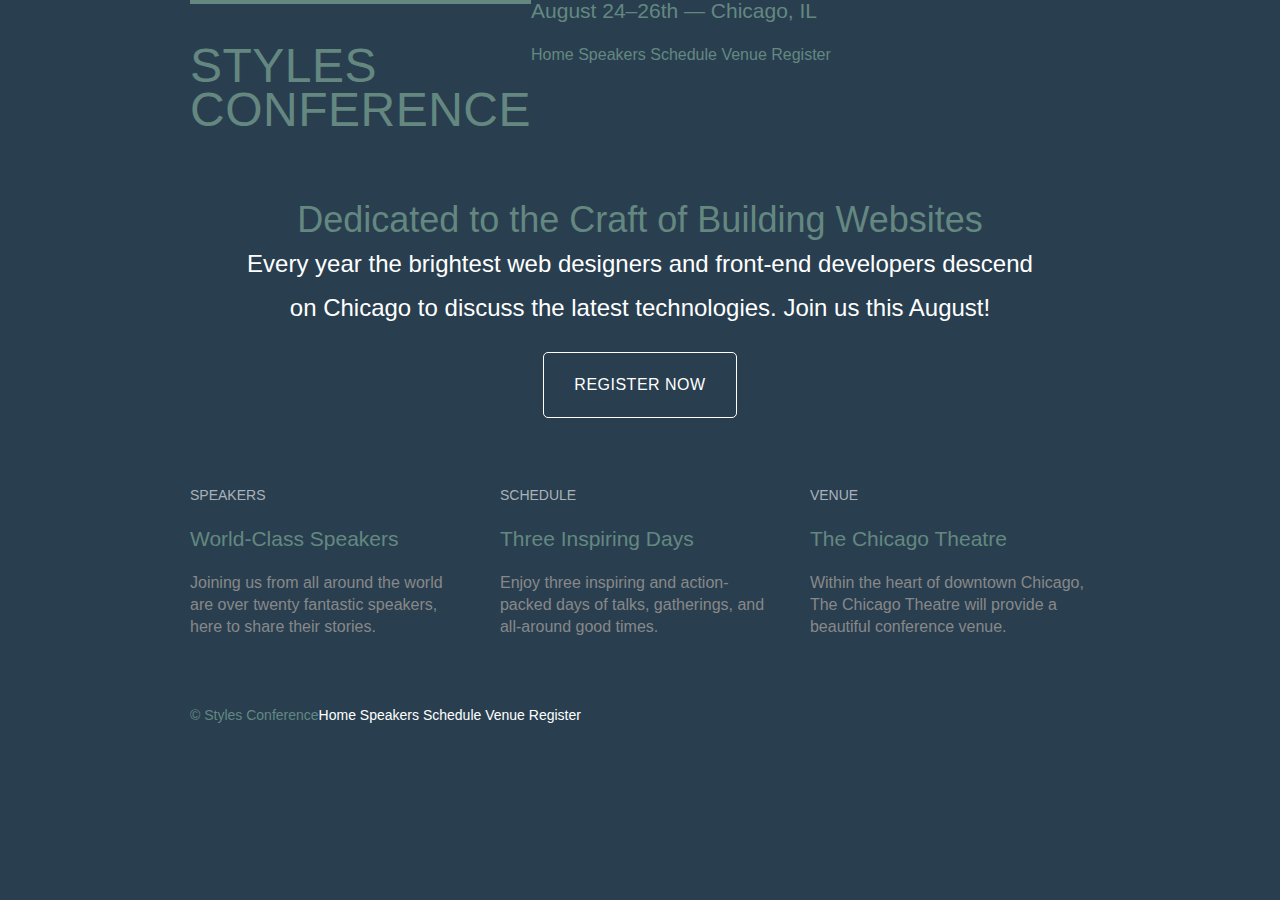
<file: index.html>
<!DOCTYPE html>
<html lang="en">

  <head>
    <meta charset="utf-8">
    <title>Styles Conference</title>
    <link rel="stylesheet" href="assets/stylesheets/main.css">
  </head>

  <body>

    <!-- Header -->

    <header class="container group">

      <h1 class="logo">
        <a href="index.html">Styles <br> Conference</a>
      </h1>

      <h3>August 24&ndash;26th &mdash; Chicago, IL</h3>

      <nav>
        <a href="index.html">Home</a>
        <a href="speakers.html">Speakers</a>
        <a href="schedule.html">Schedule</a>
        <a href="venue.html">Venue</a>
        <a href="register.html">Register</a>
      </nav>

    </header>

    <!-- Hero -->

    <section class="hero container">

      <h2>Dedicated to the Craft of Building Websites</h2>

      <p>Every year the brightest web designers and front-end developers descend on Chicago to discuss the latest technologies. Join us this August!</p>

      <a class="btn btn-alt" href="register.html">Register Now</a>

    </section>

    <!-- Teasers -->

    <section class="grid">

      <!-- Speakers -->

      <section class="col-1-3">
        <a href="speakers.html">
          <h5>Speakers</h5>
          <h3>World-Class Speakers</h3>
        </a>
        <p>Joining us from all around the world are over twenty fantastic speakers, here to share their stories.</p>
      </section><!--

      Schedule

      --><section class="col-1-3">
        <a href="schedule.html">
          <h5>Schedule</h5>
          <h3>Three Inspiring Days</h3>
        </a>
        <p>Enjoy three inspiring and action-packed days of talks, gatherings, and all-around good times.</p>
      </section><!--

      Venue

      --><section class="col-1-3">
        <a href="venue.html">
          <h5>Venue</h5>
          <h3>The Chicago Theatre</h3>
        </a>
        <p>Within the heart of downtown Chicago, The Chicago Theatre will provide a beautiful conference venue.</p>
      </section>

    </section>

    <!-- Footer -->

    <footer class="primary-footer container group">

      <small>&copy; Styles Conference</small>

      <nav>
        <a href="index.html">Home</a>
        <a href="speakers.html">Speakers</a>
        <a href="schedule.html">Schedule</a>
        <a href="venue.html">Venue</a>
        <a href="register.html">Register</a>
      </nav>

    </footer>

  </body>
</html>
</file>
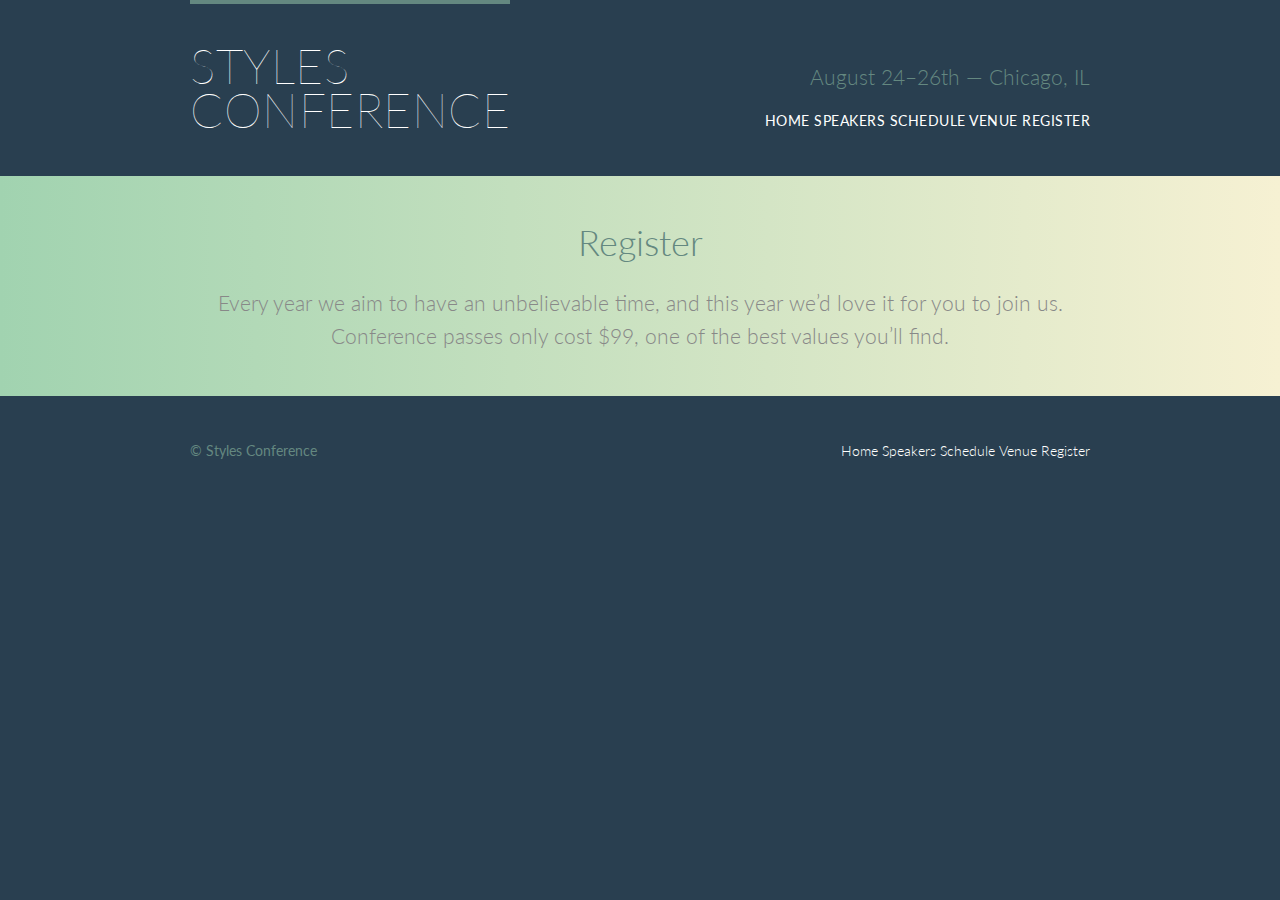
<file: register.html>
<!DOCTYPE html>
<html lang="en">

  <head>
    <meta charset="utf-8">
    <title>Register - Styles Conference</title>
    <link rel="stylesheet" href="assets/stylesheets/main.css">
    <link rel="stylesheet" href="http://fonts.googleapis.com/css?family=Lato:100,300,400">
  </head>

  <body>

    <!-- Header -->

    <header class="primary-header container group">

      <h1 class="logo">
        <a href="index.html">Styles <br> Conference</a>
      </h1>

      <h3 class="tagline">August 24&ndash;26th &mdash; Chicago, IL</h3>

      <nav class="nav primary-nav">
        <a href="index.html">Home</a>
        <a href="speakers.html">Speakers</a>
        <a href="schedule.html">Schedule</a>
        <a href="venue.html">Venue</a>
        <a href="register.html">Register</a>
      </nav>

    </header>

    <!-- Lead -->

    <section class="row-alt">
      <div class="lead container">

        <h1>Register</h1>

        <p>Every year we aim to have an unbelievable time, and this year we&#8217;d love it for you to join us. Conference passes only cost $99, one of the best values you&#8217;ll find.</p>

      </div>
    </section>

    <!-- Footer -->

    <footer class="primary-footer container group">

      <small>&copy; Styles Conference</small>

      <nav class="nav">
        <a href="index.html">Home</a>
        <a href="speakers.html">Speakers</a>
        <a href="schedule.html">Schedule</a>
        <a href="venue.html">Venue</a>
        <a href="register.html">Register</a>
      </nav>

    </footer>

  </body>
</html>
</file>
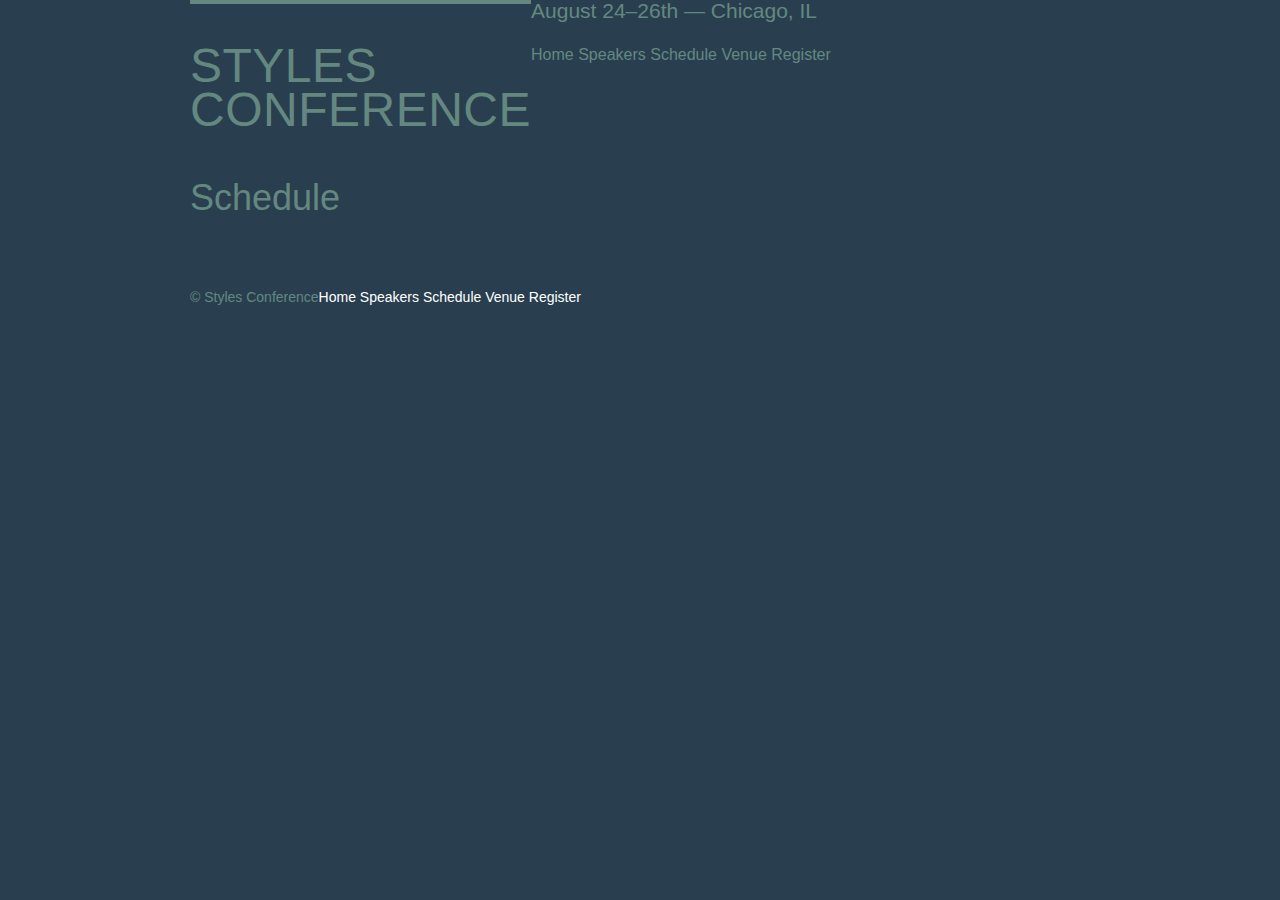
<file: schedule.html>
<!DOCTYPE html>
<html lang="en">

  <head>
    <meta charset="utf-8">
    <title>Schedule - Styles Conference</title>
    <link rel="stylesheet" href="assets/stylesheets/main.css">
  </head>

  <body>

    <!-- Header -->

    <header class="container group">

      <h1 class="logo">
        <a href="index.html">Styles <br> Conference</a>
      </h1>

      <h3>August 24&ndash;26th &mdash; Chicago, IL</h3>

      <nav>
        <a href="index.html">Home</a>
        <a href="speakers.html">Speakers</a>
        <a href="schedule.html">Schedule</a>
        <a href="venue.html">Venue</a>
        <a href="register.html">Register</a>
      </nav>

    </header>

    <!-- Main content -->

    <section class="container">

      <h1>Schedule</h1>

    </section>

    <!-- Footer -->

    <footer class="primary-footer container group">

      <small>&copy; Styles Conference</small>

      <nav>
        <a href="index.html">Home</a>
        <a href="speakers.html">Speakers</a>
        <a href="schedule.html">Schedule</a>
        <a href="venue.html">Venue</a>
        <a href="register.html">Register</a>
      </nav>

    </footer>

  </body>
</html>
</file>
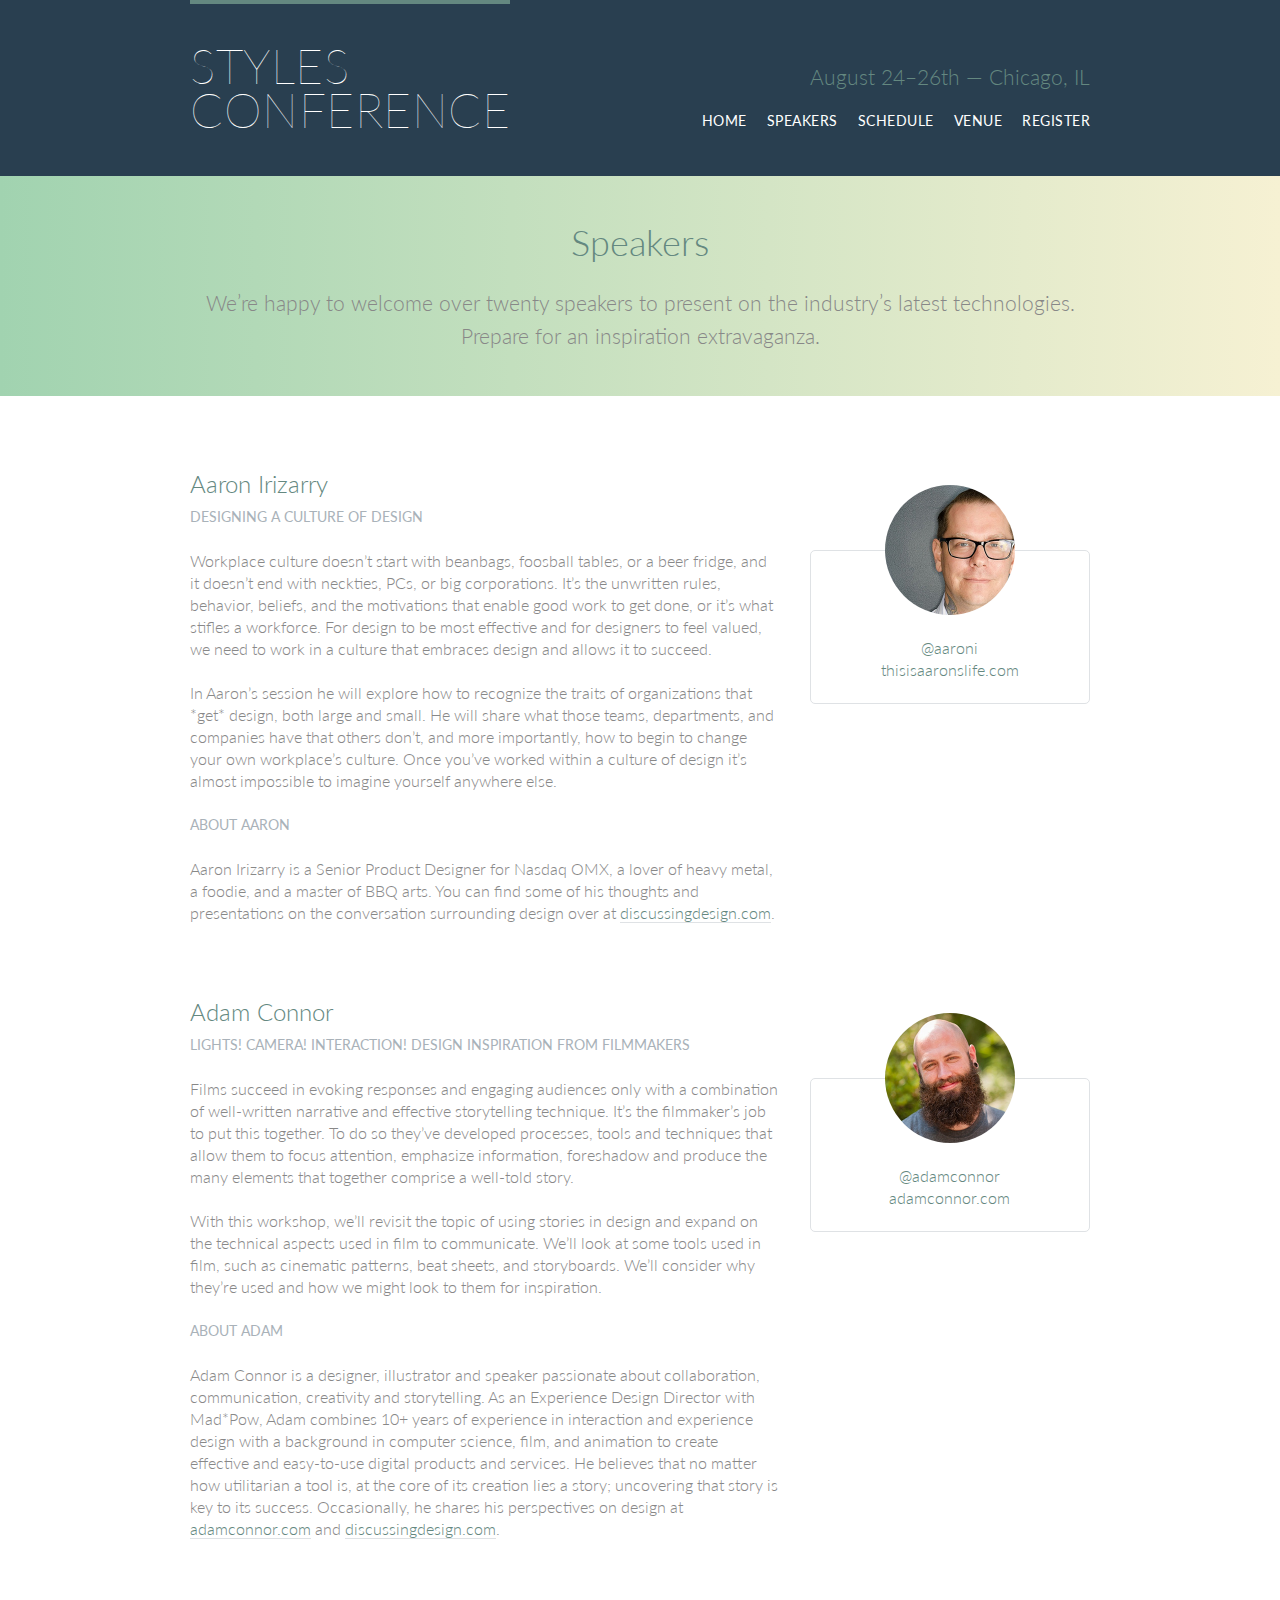
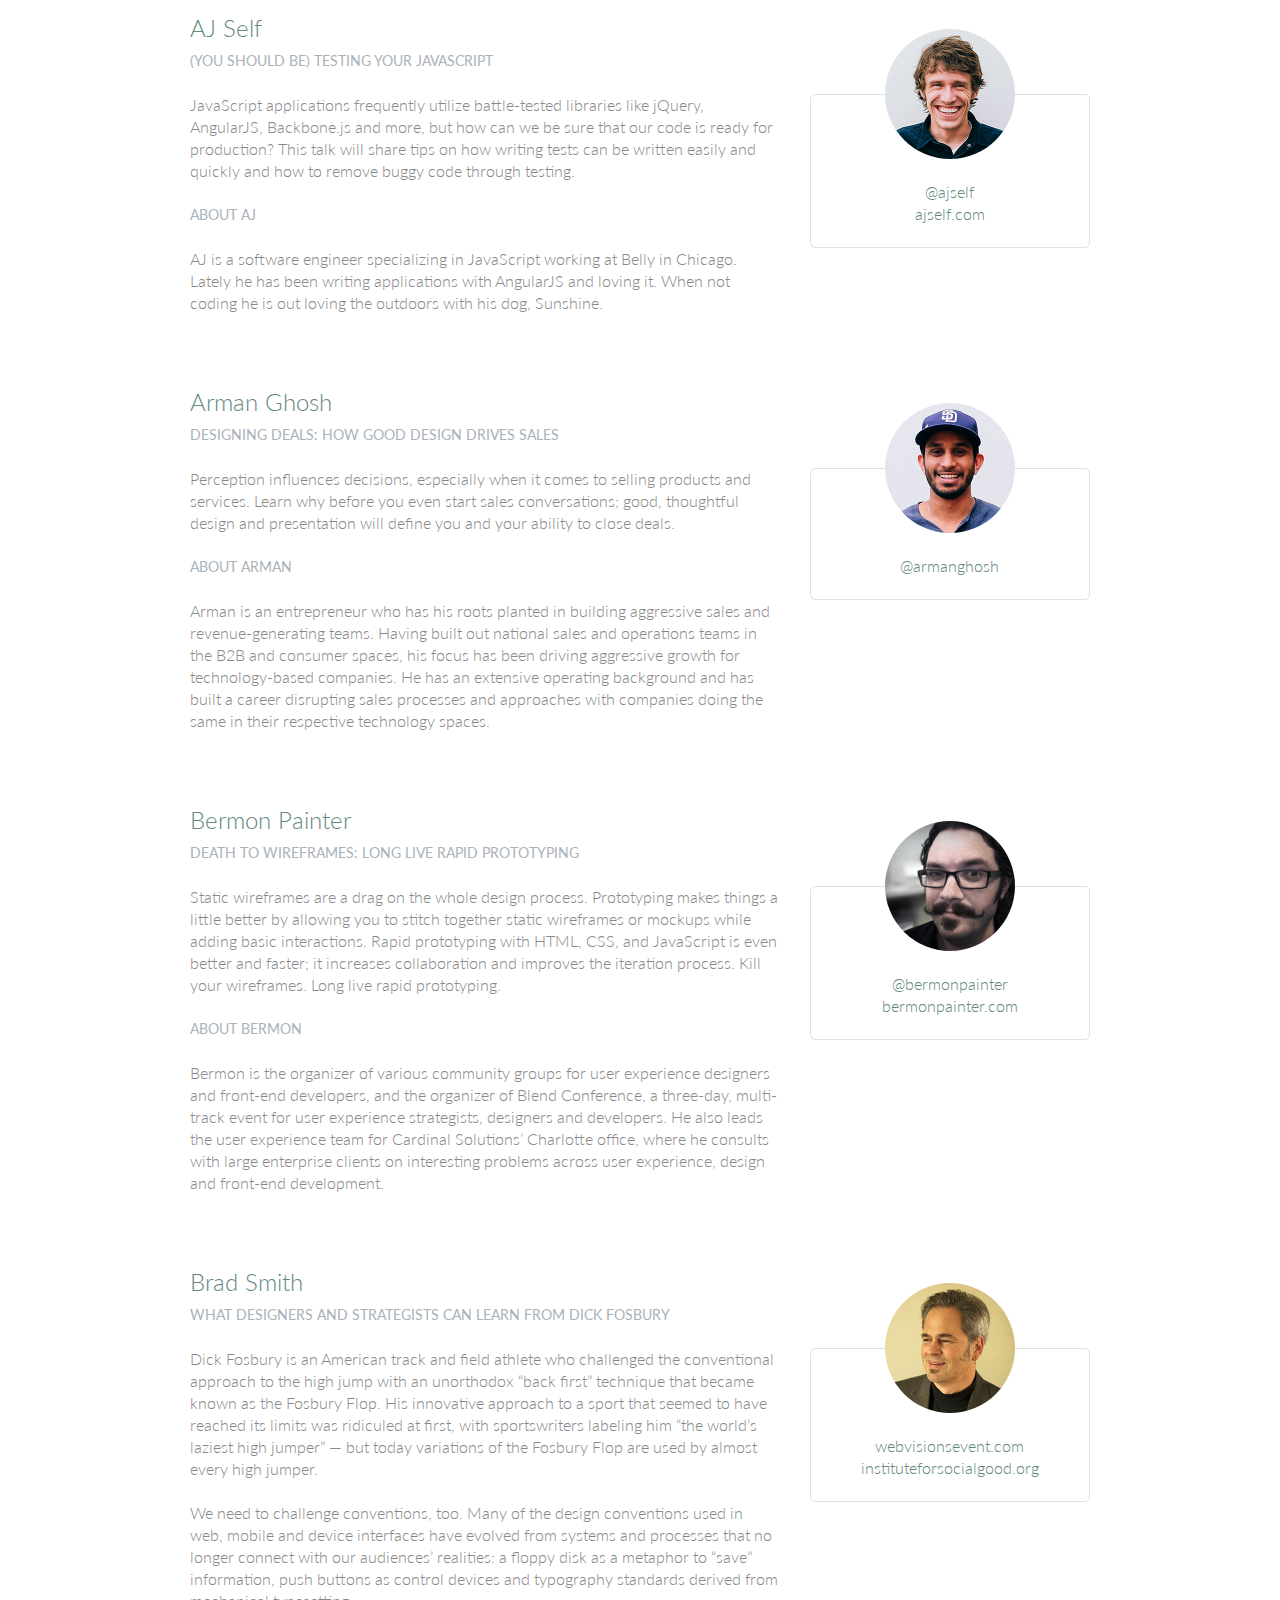
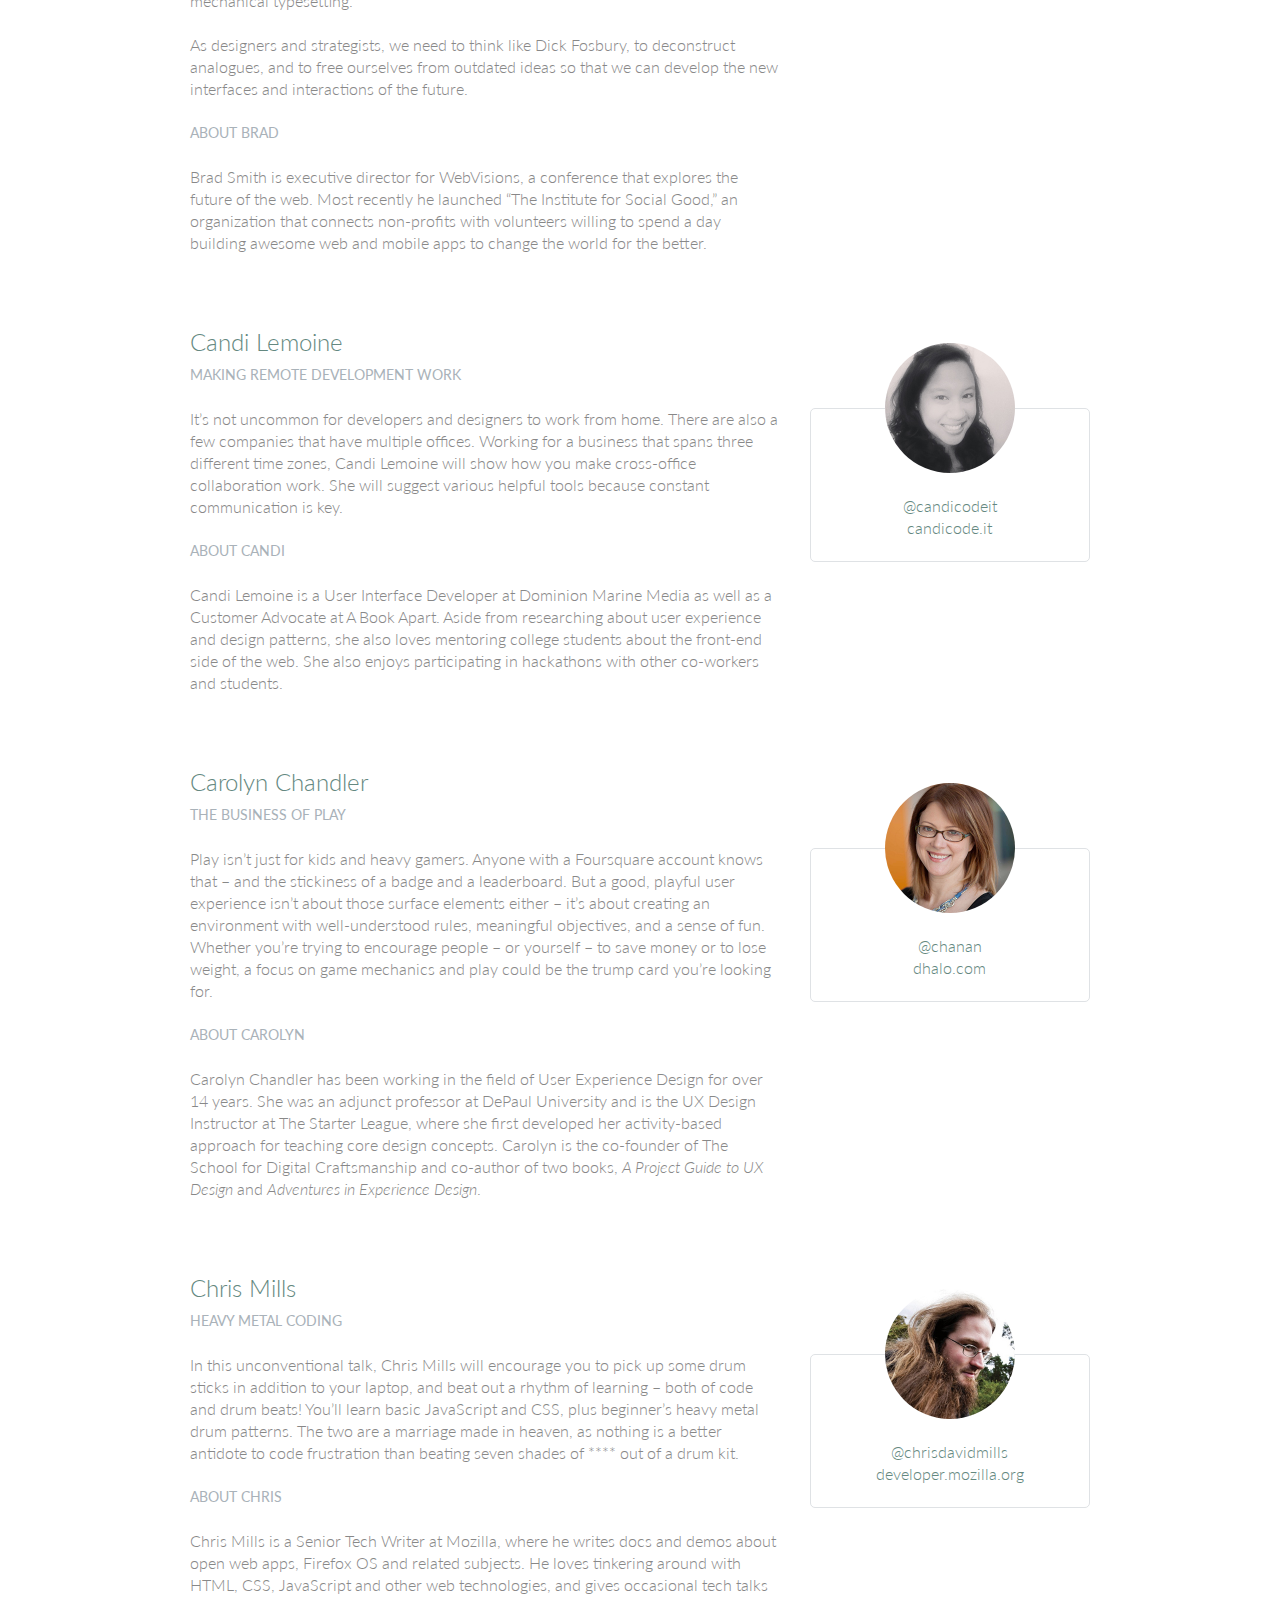
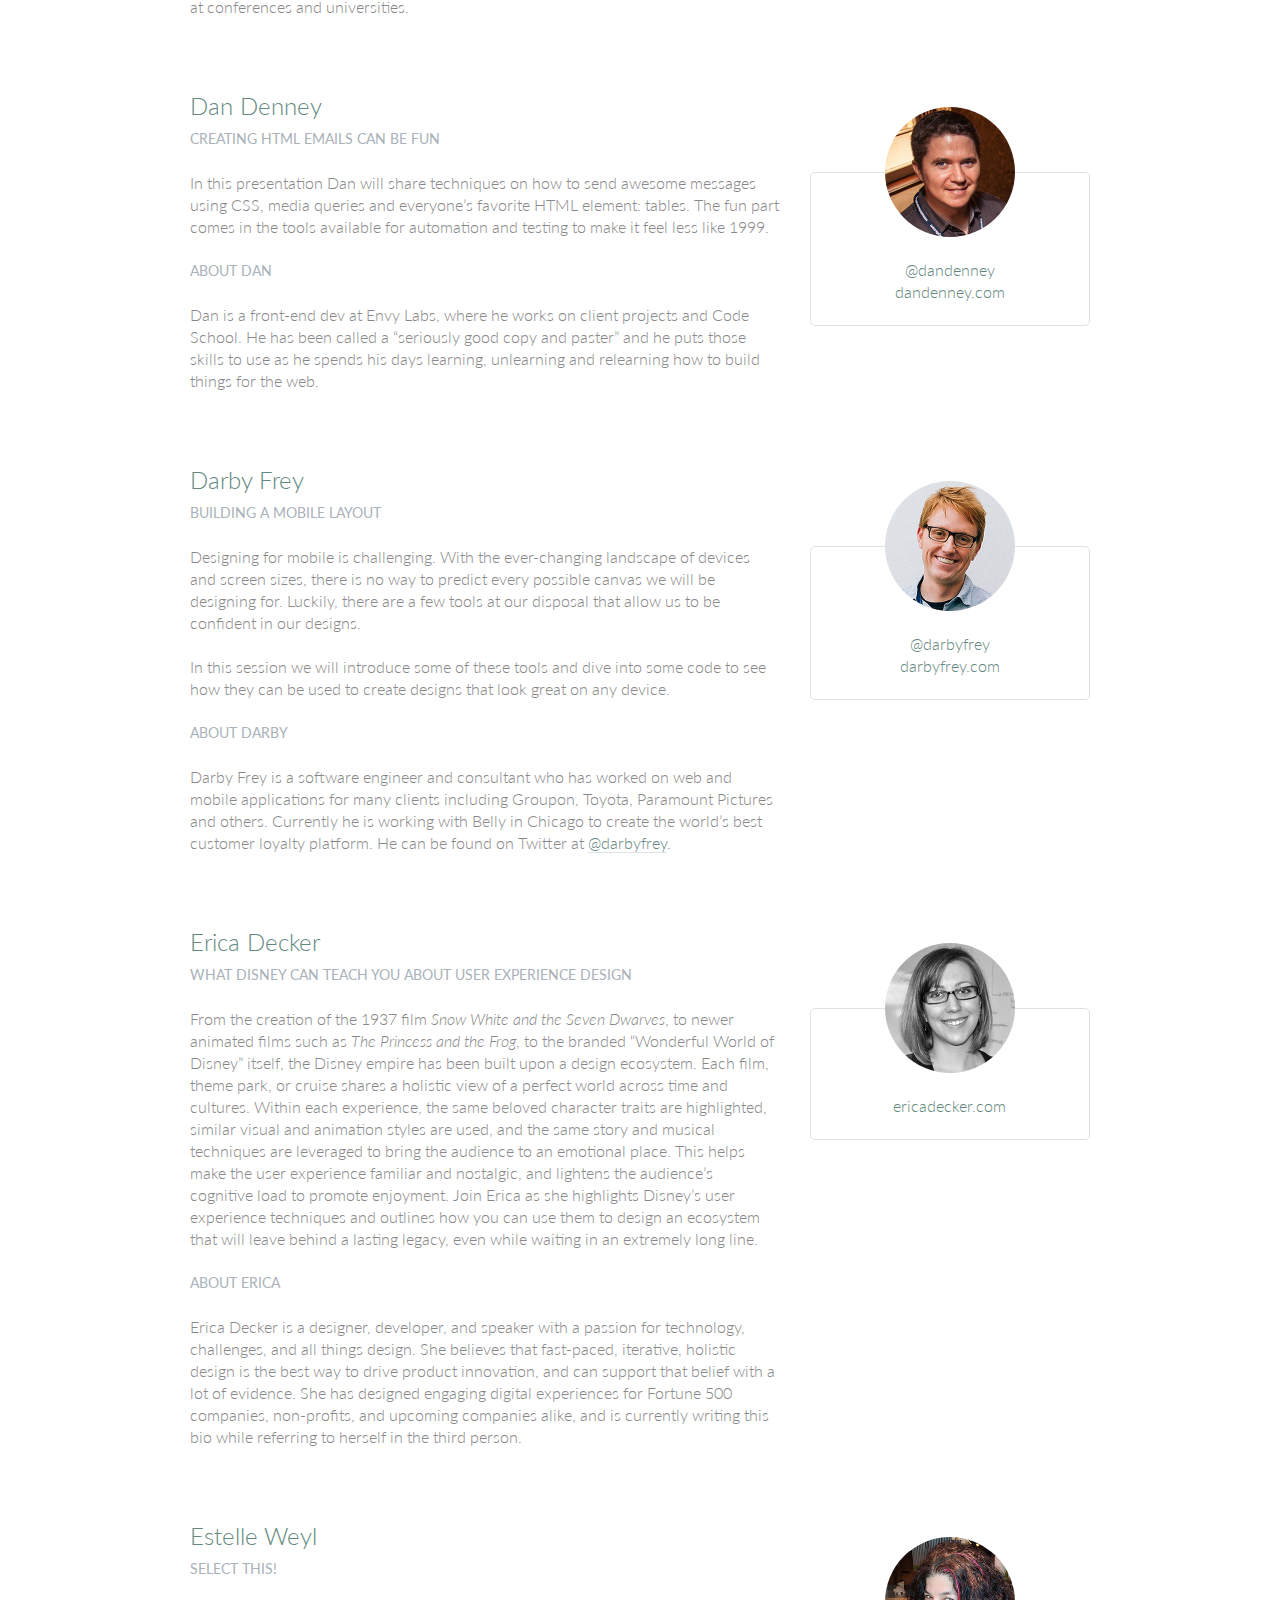
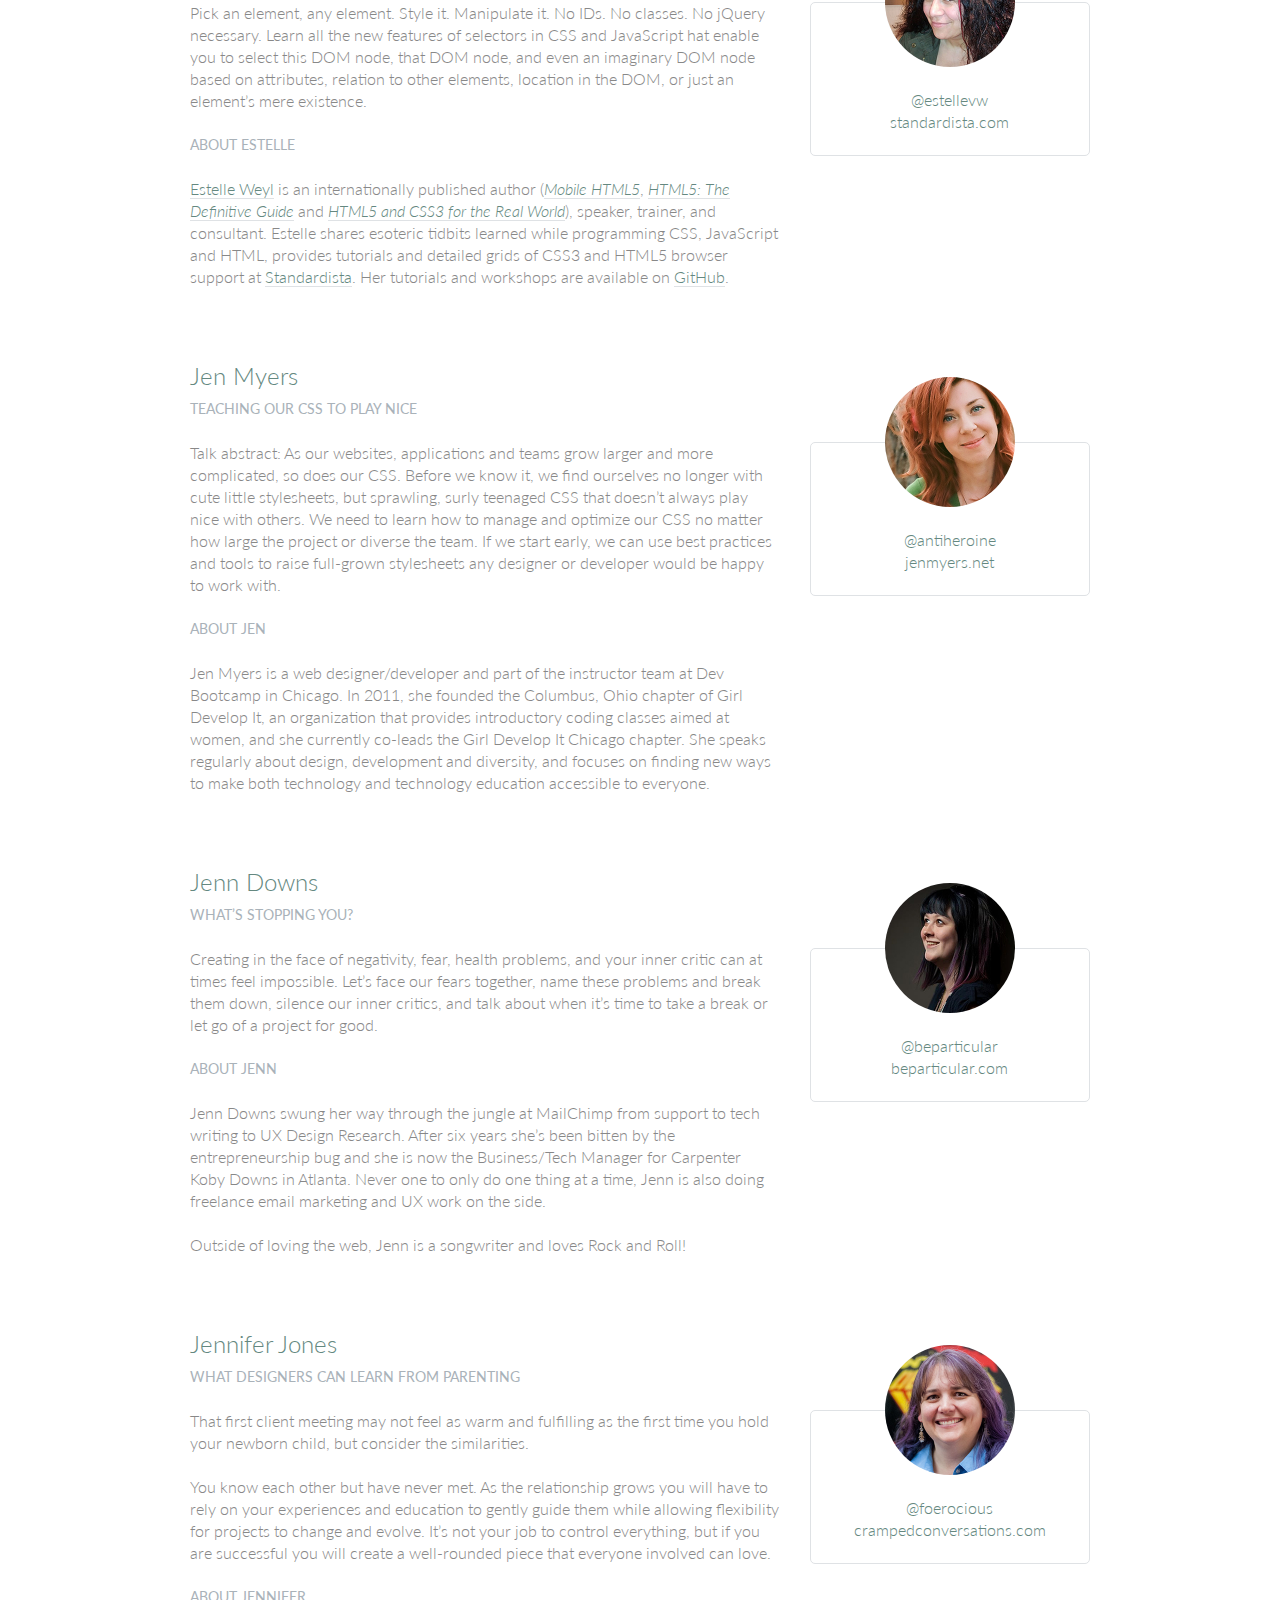
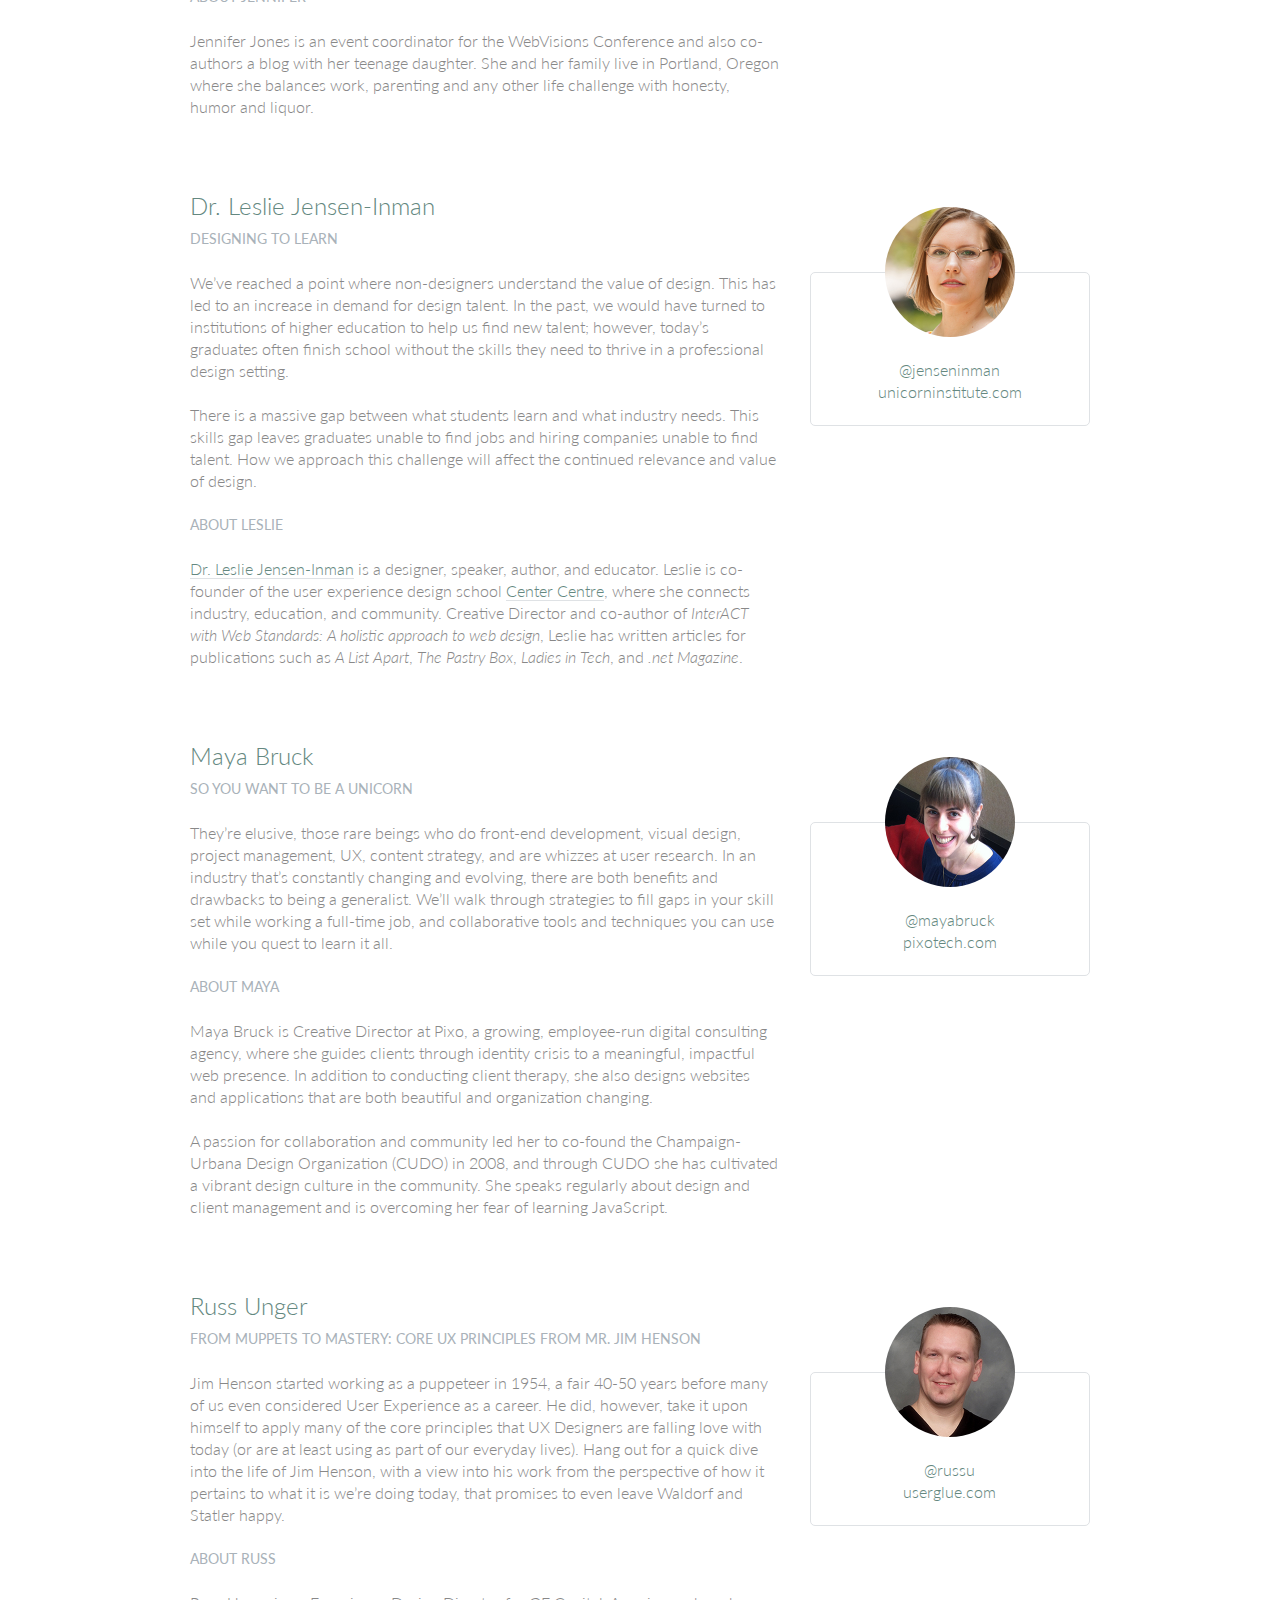
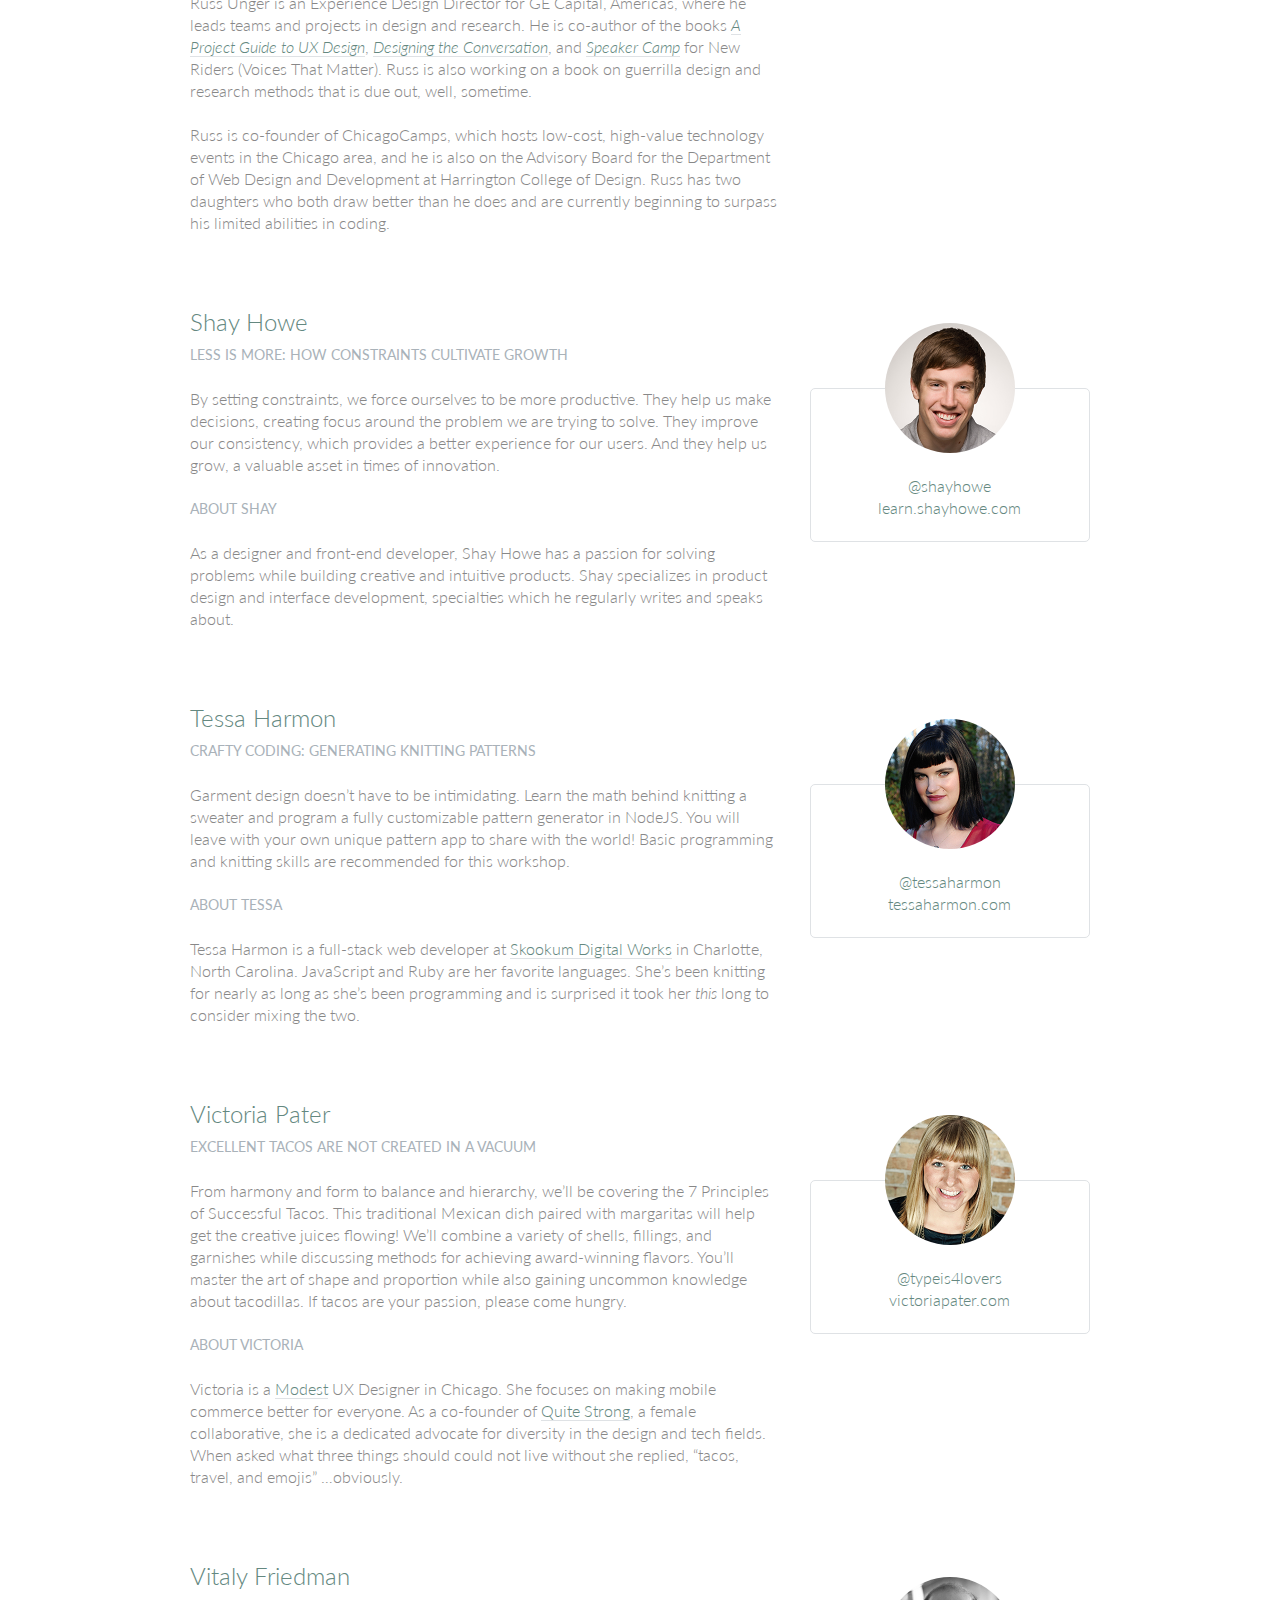
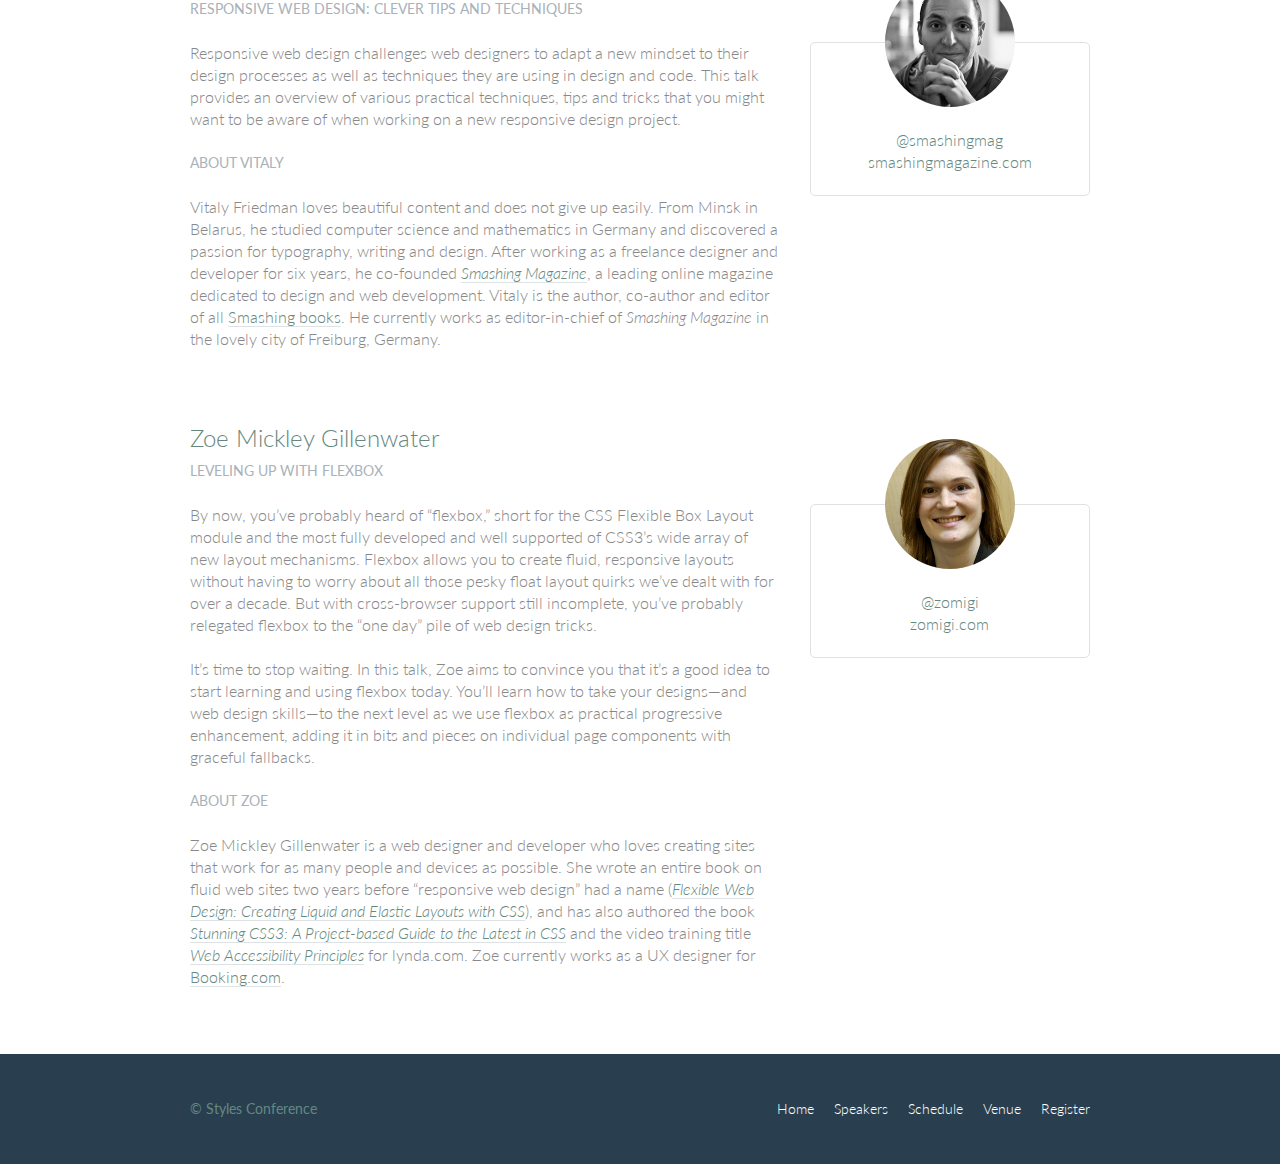
<file: speakers.html>
<!DOCTYPE html>
<html lang="en">

  <head>
    <meta charset="utf-8">
    <title>Speakers - Styles Conference</title>
    <link rel="stylesheet" href="assets/stylesheets/main.css">
    <link rel="stylesheet" href="http://fonts.googleapis.com/css?family=Lato:100,300,400">
  </head>

  <body>

    <!-- Header -->

    <header class="primary-header container group">

      <h1 class="logo">
        <a href="index.html">Styles <br> Conference</a>
      </h1>

      <h3 class="tagline">August 24&ndash;26th &mdash; Chicago, IL</h3>

      <nav class="nav primary-nav">
        <ul>
          <li><a href="index.html">Home</a></li><!--
          --><li><a href="speakers.html">Speakers</a></li><!--
          --><li><a href="schedule.html">Schedule</a></li><!--
          --><li><a href="venue.html">Venue</a></li><!--
          --><li><a href="register.html">Register</a></li>
        </ul>
      </nav>

    </header>

    <!-- Lead -->

    <section class="row-alt">
      <div class="lead container">

        <h1>Speakers</h1>

        <p>We&#8217;re happy to welcome over twenty speakers to present on the industry&#8217;s latest technologies. Prepare for an inspiration extravaganza.</p>

      </div>
    </section>

    <!-- Main content -->

    <section class="row">
      <div class="grid">

        <!-- Aaron Irizarry -->

        <section class="speaker" id="aaron-irizarry">

          <div class="col-2-3">

            <h2>Aaron Irizarry</h2>
            <h5>Designing a Culture of Design</h5>

            <p>Workplace culture doesn&#8217;t start with beanbags, foosball tables, or a beer fridge, and it doesn&#8217;t end with neckties, PCs, or big corporations. It&#8217;s the unwritten rules, behavior, beliefs, and the motivations that enable good work to get done, or it&#8217;s what stifles a workforce. For design to be most effective and for designers to feel valued, we need to work in a culture that embraces design and allows it to succeed.</p>

            <p>In Aaron&#8217;s session he will explore how to recognize the traits of organizations that *get* design, both large and small. He will share what those teams, departments, and companies have that others don&#8217;t, and more importantly, how to begin to change your own workplace&#8217;s culture. Once you&#8217;ve worked within a culture of design it&#8217;s almost impossible to imagine yourself anywhere else.</p>

            <h5>About Aaron</h5>

            <p>Aaron Irizarry is a Senior Product Designer for Nasdaq OMX, a lover of heavy metal, a foodie, and a master of BBQ arts. You can find some of his thoughts and presentations on the conversation surrounding design over at <a href="http://www.discussingdesign.com/">discussingdesign.com</a>.</p>

          </div><!--

          --><aside class="col-1-3">
            <div class="speaker-info">

              <img src="assets/images/speakers/aaron-irizarry.jpg" alt="Aaron Irizarry">

              <ul>
                <li><a href="https://twitter.com/aaroni">@aaroni</a></li>
                <li><a href="http://www.thisisaaronslife.com/">thisisaaronslife.com</a></li>
              </ul>

            </div>
          </aside>

        </section>

        <!-- Adam Connor -->

        <section class="speaker" id="adam-connor">

          <div class="col-2-3">

            <h2>Adam Connor</h2>
            <h5>Lights! Camera! Interaction! Design Inspiration from Filmmakers</h5>

            <p>Films succeed in evoking responses and engaging audiences only with a combination of well-written narrative and effective storytelling technique. It&#8217;s the filmmaker&#8217;s job to put this together. To do so they&#8217;ve developed processes, tools and techniques that allow them to focus attention, emphasize information, foreshadow and produce the many elements that together comprise a well-told story.</p>

            <p>With this workshop, we&#8217;ll revisit the topic of using stories in design and expand on the technical aspects used in film to communicate. We&#8217;ll look at some tools used in film, such as cinematic patterns, beat sheets, and storyboards. We&#8217;ll consider why they&#8217;re used and how we might look to them for inspiration.</p>

            <h5>About Adam</h5>

            <p>Adam Connor is a designer, illustrator and speaker passionate about collaboration, communication, creativity and storytelling. As an Experience Design Director with Mad*Pow, Adam combines 10+ years of experience in interaction and experience design with a background in computer science, film, and animation to create effective and easy-to-use digital products and services. He believes that no matter how utilitarian a tool is, at the core of its creation lies a story; uncovering that story is key to its success. Occasionally, he shares his perspectives on design at <a href="http://adamconnor.com/">adamconnor.com</a> and <a href="http://www.discussingdesign.com/">discussingdesign.com</a>.</p>

          </div><!--

          --><aside class="col-1-3">
            <div class="speaker-info">

              <img src="assets/images/speakers/adam-connor.jpg" alt="Adam Connor">

              <ul>
                <li><a href="https://twitter.com/adamconnor">@adamconnor</a></li>
                <li><a href="http://adamconnor.com/">adamconnor.com</a></li>
              </ul>

            </div>
          </aside>

        </section>

        <!-- AJ Self -->

        <section class="speaker" id="aj-self">

          <div class="col-2-3">

            <h2>AJ Self</h2>
            <h5>(You Should Be) Testing Your JavaScript</h5>

            <p>JavaScript applications frequently utilize battle-tested libraries like jQuery, AngularJS, Backbone.js and more, but how can we be sure that our code is ready for production? This talk will share tips on how writing tests can be written easily and quickly and how to remove buggy code through testing.</p>

            <h5>About AJ</h5>

            <p>AJ is a software engineer specializing in JavaScript working at Belly in Chicago. Lately he has been writing applications with AngularJS and loving it. When not coding he is out loving the outdoors with his dog, Sunshine.</p>

          </div><!--

          --><aside class="col-1-3">
            <div class="speaker-info">

              <img src="assets/images/speakers/aj-self.jpg" alt="AJ Self">

              <ul>
                <li><a href="https://twitter.com/ajself">@ajself</a></li>
                <li><a href="http://www.ajself.com/">ajself.com</a></li>
              </ul>

            </div>
          </aside>

        </section>

        <!-- Arman Ghosh -->

        <section class="speaker" id="arman-ghosh">

          <div class="col-2-3">

            <h2>Arman Ghosh</h2>
            <h5>Designing Deals: How Good Design Drives Sales</h5>

            <p>Perception influences decisions, especially when it comes to selling products and services. Learn why before you even start sales conversations; good, thoughtful design and presentation will define you and your ability to close deals.</p>

            <h5>About Arman</h5>

            <p>Arman is an entrepreneur who has his roots planted in building aggressive sales and revenue-generating teams. Having built out national sales and operations teams in the B2B and consumer spaces, his focus has been driving aggressive growth for technology-based companies. He has an extensive operating background and has built a career disrupting sales processes and approaches with companies doing the same in their respective technology spaces.</p>

          </div><!--

          --><aside class="col-1-3">
            <div class="speaker-info">

              <img src="assets/images/speakers/arman-ghosh.jpg" alt="Arman Ghosh">

              <ul>
                <li><a href="https://twitter.com/armanghosh">@armanghosh</a></li>
              </ul>

            </div>
          </aside>

        </section>

        <!-- Bermon Painter -->

        <section class="speaker" id="bermon-painter">

          <div class="col-2-3">

            <h2>Bermon Painter</h2>
            <h5>Death to Wireframes: Long Live Rapid Prototyping</h5>

            <p>Static wireframes are a drag on the whole design process. Prototyping makes things a little better by allowing you to stitch together static wireframes or mockups while adding basic interactions. Rapid prototyping with HTML, CSS, and JavaScript is even better and faster; it increases collaboration and improves the iteration process. Kill your wireframes. Long live rapid prototyping.</p>

            <h5>About Bermon</h5>

            <p>Bermon is the organizer of various community groups for user experience designers and front-end developers, and the organizer of Blend Conference, a three-day, multi-track event for user experience strategists, designers and developers. He also leads the user experience team for Cardinal Solutions&#8217; Charlotte office, where he consults with large enterprise clients on interesting problems across user experience, design and front-end development.</p>

          </div><!--

          --><aside class="col-1-3">
            <div class="speaker-info">

              <img src="assets/images/speakers/bermon-painter.jpg" alt="Bermon Painter">

              <ul>
                <li><a href="https://twitter.com/bermonpainter">@bermonpainter</a></li>
                <li><a href="http://bermonpainter.com/">bermonpainter.com</a></li>
              </ul>

            </div>
          </aside>

        </section>

        <!-- Brad Smith -->

        <section class="speaker" id="brad-smith">

          <div class="col-2-3">

            <h2>Brad Smith</h2>
            <h5>What Designers and Strategists Can Learn from Dick Fosbury</h5>

            <p>Dick Fosbury is an American track and field athlete who challenged the conventional approach to the high jump with an unorthodox &#8220;back first&#8221; technique that became known as the Fosbury Flop. His innovative approach to a sport that seemed to have reached its limits was ridiculed at first, with sportswriters labeling him &#8220;the world&#8217;s laziest high jumper&#8221; &#8212; but today variations of the Fosbury Flop are used by almost every high jumper.</p>

            <p>We need to challenge conventions, too. Many of the design conventions used in web, mobile and device interfaces have evolved from systems and processes that no longer connect with our audiences&#8217; realities: a floppy disk as a metaphor to &#8220;save&#8221; information, push buttons as control devices and typography standards derived from mechanical typesetting.</p>

            <p>As designers and strategists, we need to think like Dick Fosbury, to deconstruct analogues, and to free ourselves from outdated ideas so that we can develop the new interfaces and interactions of the future.</p>

            <h5>About Brad</h5>

            <p>Brad Smith is executive director for WebVisions, a conference that explores the future of the web. Most recently he launched &#8220;The Institute for Social Good,&#8221; an organization that connects non-profits with volunteers willing to spend a day building awesome web and mobile apps to change the world for the better.</p>

          </div><!--

          --><aside class="col-1-3">
            <div class="speaker-info">

              <img src="assets/images/speakers/brad-smith.jpg" alt="Brad Smith">

              <ul>
                <li><a href="http://www.webvisionsevent.com/">webvisionsevent.com</a></li>
                <li><a href="http://www.instituteforsocialgood.org/">instituteforsocialgood.org</a></li>
              </ul>

            </div>
          </aside>

        </section>

        <!-- Candi Lemoine -->

        <section class="speaker" id="candi-lemoine">

          <div class="col-2-3">

            <h2>Candi Lemoine</h2>
            <h5>Making Remote Development Work</h5>

            <p>It&#8217;s not uncommon for developers and designers to work from home. There are also a few companies that have multiple offices. Working for a business that spans three different time zones, Candi Lemoine will show how you make cross-office collaboration work. She will suggest various helpful tools because constant communication is key.</p>

            <h5>About Candi</h5>

            <p>Candi Lemoine is a User Interface Developer at Dominion Marine Media as well as a Customer Advocate at A Book Apart. Aside from researching about user experience and design patterns, she also loves mentoring college students about the front-end side of the web. She also enjoys participating in hackathons with other co-workers and students.</p>

          </div><!--

          --><aside class="col-1-3">
            <div class="speaker-info">

              <img src="assets/images/speakers/candi-lemoine.jpg" alt="Candi Lemoine">

              <ul>
                <li><a href="https://twitter.com/candicodeit">@candicodeit</a></li>
                <li><a href="http://candicode.it/">candicode.it</a></li>
              </ul>

            </div>
          </aside>

        </section>

        <!-- Carolyn Chandler -->

        <section class="speaker" id="carolyn-chandler">

          <div class="col-2-3">

            <h2>Carolyn Chandler</h2>
            <h5>The Business of Play</h5>

            <p>Play isn&#8217;t just for kids and heavy gamers. Anyone with a Foursquare account knows that &#8211; and the stickiness of a badge and a leaderboard. But a good, playful user experience isn&#8217;t about those surface elements either &#8211; it&#8217;s about creating an environment with well-understood rules, meaningful objectives, and a sense of fun. Whether you&#8217;re trying to encourage people &#8211; or yourself &#8211; to save money or to lose weight, a focus on game mechanics and play could be the trump card you&#8217;re looking for.</p>

            <h5>About Carolyn</h5>

            <p>Carolyn Chandler has been working in the field of User Experience Design for over 14 years. She was an adjunct professor at DePaul University and is the UX Design Instructor at The Starter League, where she first developed her activity-based approach for teaching core design concepts. Carolyn is the co-founder of The School for Digital Craftsmanship and co-author of two books, <cite>A Project Guide to UX Design</cite> and <cite>Adventures in Experience Design</cite>.</p>

          </div><!--

          --><aside class="col-1-3">
            <div class="speaker-info">

              <img src="assets/images/speakers/carolyn-chandler.jpg" alt="Carolyn Chandler">

              <ul>
                <li><a href="https://twitter.com/chanan">@chanan</a></li>
                <li><a href="http://www.dhalo.com/">dhalo.com</a></li>
              </ul>

            </div>
          </aside>

        </section>

        <!-- Chris Mills -->

        <section class="speaker" id="chris-mills">

          <div class="col-2-3">

            <h2>Chris Mills</h2>
            <h5>Heavy Metal Coding</h5>

            <p>In this unconventional talk, Chris Mills will encourage you to pick up some drum sticks in addition to your laptop, and beat out a rhythm of learning &#8211; both of code and drum beats! You&#8217;ll learn basic JavaScript and CSS, plus beginner&#8217;s heavy metal drum patterns. The two are a marriage made in heaven, as nothing is a better antidote to code frustration than beating seven shades of **** out of a drum kit.</p>

            <h5>About Chris</h5>

            <p>Chris Mills is a Senior Tech Writer at Mozilla, where he writes docs and demos about open web apps, Firefox OS and related subjects. He loves tinkering around with HTML, CSS, JavaScript and other web technologies, and gives occasional tech talks at conferences and universities.</p>

          </div><!--

          --><aside class="col-1-3">
            <div class="speaker-info">

              <img src="assets/images/speakers/chris-mills.jpg" alt="Chris Mills">

              <ul>
                <li><a href="https://twitter.com/chrisdavidmills">@chrisdavidmills</a></li>
                <li><a href="https://developer.mozilla.org/">developer.mozilla.org</a></li>
              </ul>

            </div>
          </aside>

        </section>

        <!-- Dan Denney -->

        <section class="speaker" id="dan-denney">

          <div class="col-2-3">

            <h2>Dan Denney</h2>
            <h5>Creating HTML Emails Can Be Fun</h5>

            <p>In this presentation Dan will share techniques on how to send awesome messages using CSS, media queries and everyone&#8217;s favorite HTML element: tables. The fun part comes in the tools available for automation and testing to make it feel less like 1999.</p>

            <h5>About Dan</h5>

            <p>Dan is a front-end dev at Envy Labs, where he works on client projects and Code School. He has been called a &#8220;seriously good copy and paster&#8221; and he puts those skills to use as he spends his days learning, unlearning and relearning how to build things for the web.</p>

          </div><!--

          --><aside class="col-1-3">
            <div class="speaker-info">

              <img src="assets/images/speakers/dan-denney.jpg" alt="Dan Denney">

              <ul>
                <li><a href="https://twitter.com/dandenney">@dandenney</a></li>
                <li><a href="http://dandenney.com/">dandenney.com</a></li>
              </ul>

            </div>
          </aside>

        </section>

        <!-- Darby Frey -->

        <section class="speaker" id="darby-frey">

          <div class="col-2-3">

            <h2>Darby Frey</h2>
            <h5>Building a Mobile Layout</h5>

            <p>Designing for mobile is challenging. With the ever-changing landscape of devices and screen sizes, there is no way to predict every possible canvas we will be designing for. Luckily, there are a few tools at our disposal that allow us to be confident in our designs.</p>

            <p>In this session we will introduce some of these tools and dive into some code to see how they can be used to create designs that look great on any device.</p>

            <h5>About Darby</h5>

            <p>Darby Frey is a software engineer and consultant who has worked on web and mobile applications for many clients including Groupon, Toyota, Paramount Pictures and others. Currently he is working with Belly in Chicago to create the world&#8217;s best customer loyalty platform. He can be found on Twitter at <a href="https://twitter.com/darbyfrey">@darbyfrey</a>.</p>

          </div><!--

          --><aside class="col-1-3">
            <div class="speaker-info">

              <img src="assets/images/speakers/darby-frey.jpg" alt="Darby Frey">

              <ul>
                <li><a href="https://twitter.com/darbyfrey">@darbyfrey</a></li>
                <li><a href="http://darbyfrey.com/">darbyfrey.com</a></li>
              </ul>

            </div>
          </aside>

        </section>

        <!-- Erica Decker -->

        <section class="speaker" id="erica-decker">

          <div class="col-2-3">

            <h2>Erica Decker</h2>
            <h5>What Disney Can Teach You about User Experience Design</h5>

            <p>From the creation of the 1937 film <cite>Snow White and the Seven Dwarves</cite>, to newer animated films such as <cite>The Princess and the Frog</cite>, to the branded &#8220;Wonderful World of Disney&#8221; itself, the Disney empire has been built upon a design ecosystem. Each film, theme park, or cruise shares a holistic view of a perfect world across time and cultures. Within each experience, the same beloved character traits are highlighted, similar visual and animation styles are used, and the same story and musical techniques are leveraged to bring the audience to an emotional place. This helps make the user experience familiar and nostalgic, and lightens the audience&#8217;s cognitive load to promote enjoyment. Join Erica as she highlights Disney&#8217;s user experience techniques and outlines how you can use them to design an ecosystem that will leave behind a lasting legacy, even while waiting in an extremely long line.</p>

            <h5>About Erica</h5>

            <p>Erica Decker is a designer, developer, and speaker with a passion for technology, challenges, and all things design. She believes that fast-paced, iterative, holistic design is the best way to drive product innovation, and can support that belief with a lot of evidence. She has designed engaging digital experiences for Fortune 500 companies, non-profits, and upcoming companies alike, and is currently writing this bio while referring to herself in the third person.</p>

          </div><!--

          --><aside class="col-1-3">
            <div class="speaker-info">

              <img src="assets/images/speakers/erica-decker.jpg" alt="Erica Decker">

              <ul>
                <li><a href="http://ericadecker.com/">ericadecker.com</a></li>
              </ul>

            </div>
          </aside>

        </section>

        <!-- Estelle Weyl -->

        <section class="speaker" id="estelle-weyl">

          <div class="col-2-3">

            <h2>Estelle Weyl</h2>
            <h5>Select This!</h5>

            <p>Pick an element, any element. Style it. Manipulate it. No IDs. No classes. No jQuery necessary. Learn all the new features of selectors in CSS and JavaScript hat enable you to select this DOM node, that DOM node, and even an imaginary DOM node based on attributes, relation to other elements, location in the DOM, or just an element&#8217;s mere existence.</p>

            <h5>About Estelle</h5>

            <p><a href="https://twitter.com/estellevw">Estelle Weyl</a> is an internationally published author (<cite><a href="http://shop.oreilly.com/product/0636920021711.do">Mobile HTML5</a></cite>, <cite><a href="http://shop.oreilly.com/product/0636920018063.do">HTML5: The Definitive Guide</a></cite> and <cite><a href="http://shop.oreilly.com/product/9780980846904.do">HTML5 and CSS3 for the Real World</a></cite>), speaker, trainer, and consultant. Estelle shares esoteric tidbits learned while programming CSS, JavaScript and HTML, provides tutorials and detailed grids of CSS3 and HTML5 browser support at <a href="http://www.standardista.com/">Standardista</a>. Her tutorials and workshops are available on <a href="http://estelle.github.io/">GitHub</a>.</p>

          </div><!--

          --><aside class="col-1-3">
            <div class="speaker-info">

              <img src="assets/images/speakers/estelle-weyl.jpg" alt="Estelle Weyl">

              <ul>
                <li><a href="https://twitter.com/estellevw">@estellevw</a></li>
                <li><a href="http://standardista.com/">standardista.com</a></li>
              </ul>

            </div>
          </aside>

        </section>

        <!-- Jen Myers -->

        <section class="speaker" id="jen-myers">

          <div class="col-2-3">

            <h2>Jen Myers</h2>
            <h5>Teaching Our CSS to Play Nice</h5>

            <p>Talk abstract: As our websites, applications and teams grow larger and more complicated, so does our CSS. Before we know it, we find ourselves no longer with cute little stylesheets, but sprawling, surly teenaged CSS that doesn&#8217;t always play nice with others. We need to learn how to manage and optimize our CSS no matter how large the project or diverse the team. If we start early, we can use best practices and tools to raise full-grown stylesheets any designer or developer would be happy to work with.</p>

            <h5>About Jen</h5>

            <p>Jen Myers is a web designer/developer and part of the instructor team at Dev Bootcamp in Chicago. In 2011, she founded the Columbus, Ohio chapter of Girl Develop It, an organization that provides introductory coding classes aimed at women, and she currently co-leads the Girl Develop It Chicago chapter. She speaks regularly about design, development and diversity, and focuses on finding new ways to make both technology and technology education accessible to everyone.</p>

          </div><!--

          --><aside class="col-1-3">
            <div class="speaker-info">

              <img src="assets/images/speakers/jen-myers.jpg" alt="Jen Myers">

              <ul>
                <li><a href="https://twitter.com/antiheroine">@antiheroine</a></li>
                <li><a href="http://jenmyers.net/">jenmyers.net</a></li>
              </ul>

            </div>
          </aside>

        </section>

        <!-- Jenn Downs -->

        <section class="speaker" id="jenn-downs">

          <div class="col-2-3">

            <h2>Jenn Downs</h2>
            <h5>What&#8217;s Stopping You?</h5>

            <p>Creating in the face of negativity, fear, health problems, and your inner critic can at times feel impossible. Let&#8217;s face our fears together, name these problems and break them down, silence our inner critics, and talk about when it&#8217;s time to take a break or let go of a project for good.</p>

            <h5>About Jenn</h5>

            <p>Jenn Downs swung her way through the jungle at MailChimp from support to tech writing to UX Design Research. After six years she&#8217;s been bitten by the entrepreneurship bug and she is now the Business/Tech Manager for Carpenter Koby Downs in Atlanta. Never one to only do one thing at a time, Jenn is also doing freelance email marketing and UX work on the side.</p>

            <p>Outside of loving the web, Jenn is a songwriter and loves Rock and Roll!</p>

          </div><!--

          --><aside class="col-1-3">
            <div class="speaker-info">

              <img src="assets/images/speakers/jenn-downs.jpg" alt="Jenn Downs">

              <ul>
                <li><a href="https://twitter.com/beparticular">@beparticular</a></li>
                <li><a href="http://beparticular.com/">beparticular.com</a></li>
              </ul>

            </div>
          </aside>

        </section>

        <!-- Jennifer Jones -->

        <section class="speaker" id="jennifer-jones">

          <div class="col-2-3">

            <h2>Jennifer Jones</h2>
            <h5>What Designers Can Learn from Parenting</h5>

            <p>That first client meeting may not feel as warm and fulfilling as the first time you hold your newborn child, but consider the similarities.</p>

            <p>You know each other but have never met. As the relationship grows you will have to rely on your experiences and education to gently guide them while allowing flexibility for projects to change and evolve. It&#8217;s not your job to control everything, but if you are successful you will create a well-rounded piece that everyone involved can love.</p>

            <h5>About Jennifer</h5>

            <p>Jennifer Jones is an event coordinator for the WebVisions Conference and also co-authors a blog with her teenage daughter. She and her family live in Portland, Oregon where she balances work, parenting and any other life challenge with honesty, humor and liquor.</p>

          </div><!--

          --><aside class="col-1-3">
            <div class="speaker-info">

              <img src="assets/images/speakers/jennifer-jones.jpg" alt="Jennifer Jones">

              <ul>
                <li><a href="https://twitter.com/Foerocious">@foerocious</a></li>
                <li><a href="http://crampedconversations.com/">crampedconversations.com</a></li>
              </ul>

            </div>
          </aside>

        </section>

        <!-- Leslie Jensen-Inman -->

        <section class="speaker" id="leslie-jensen-inman">

          <div class="col-2-3">

            <h2>Dr. Leslie Jensen-Inman</h2>
            <h5>Designing to Learn</h5>

            <p>We&#8217;ve reached a point where non-designers understand the value of design. This has led to an increase in demand for design talent. In the past, we would have turned to institutions of higher education to help us find new talent; however, today&#8217;s graduates often finish school without the skills they need to thrive in a professional design setting.</p>

            <p>There is a massive gap between what students learn and what industry needs. This skills gap leaves graduates unable to find jobs and hiring companies unable to find talent. How we approach this challenge will affect the continued relevance and value of design.</p>

            <h5>About Leslie</h5>

            <p><a href="http://www.jenseninman.com">Dr. Leslie Jensen-Inman</a> is a designer, speaker, author, and educator. Leslie is co-founder of the user experience design school <a href="http://www.centercentre.com">Center Centre</a>, where she connects industry, education, and community. Creative Director and co-author of <cite>InterACT with Web Standards: A holistic approach to web design</cite>, Leslie has written articles for publications such as <cite>A List Apart</cite>, <cite>The Pastry Box</cite>, <cite>Ladies in Tech</cite>, and <cite>.net Magazine</cite>.</p>

          </div><!--

          --><aside class="col-1-3">
            <div class="speaker-info">

              <img src="assets/images/speakers/leslie-jensen-inman.jpg" alt="Leslie Jensen-Inman">

              <ul>
                <li><a href="https://twitter.com/jenseninman">@jenseninman</a></li>
                <li><a href="http://unicorninstitute.com/">unicorninstitute.com</a></li>
              </ul>

            </div>
          </aside>

        </section>

        <!-- Maya Bruck -->

        <section class="speaker" id="maya-bruck">

          <div class="col-2-3">

            <h2>Maya Bruck</h2>
            <h5>So You Want to Be a Unicorn</h5>

            <p>They&#8217;re elusive, those rare beings who do front-end development, visual design, project management, UX, content strategy, and are whizzes at user research. In an industry that&#8217;s constantly changing and evolving, there are both benefits and drawbacks to being a generalist. We&#8217;ll walk through strategies to fill gaps in your skill set while working a full-time job, and collaborative tools and techniques you can use while you quest to learn it all.</p>

            <h5>About Maya</h5>

            <p>Maya Bruck is Creative Director at Pixo, a growing, employee-run digital consulting agency, where she guides clients through identity crisis to a meaningful, impactful web presence. In addition to conducting client therapy, she also designs websites and applications that are both beautiful and organization changing.</p>

            <p>A passion for collaboration and community led her to co-found the Champaign-Urbana Design Organization (CUDO) in 2008, and through CUDO she has cultivated a vibrant design culture in the community. She speaks regularly about design and client management and is overcoming her fear of learning JavaScript.</p>

          </div><!--

          --><aside class="col-1-3">
            <div class="speaker-info">

              <img src="assets/images/speakers/maya-bruck.jpg" alt="Maya Bruck">

              <ul>
                <li><a href="https://twitter.com/mayabruck">@mayabruck</a></li>
                <li><a href="http://pixotech.com/">pixotech.com</a></li>
              </ul>

            </div>
          </aside>

        </section>

        <!-- Russ Unger -->

        <section class="speaker" id="russ-unger">

          <div class="col-2-3">

            <h2>Russ Unger</h2>
            <h5>From Muppets to Mastery: Core UX Principles from Mr. Jim Henson</h5>

            <p>Jim Henson started working as a puppeteer in 1954, a fair 40-50 years before many of us even considered User Experience as a career. He did, however, take it upon himself to apply many of the core principles that UX Designers are falling love with today (or are at least using as part of our everyday lives). Hang out for a quick dive into the life of Jim Henson, with a view into his work from the perspective of how it pertains to what it is we&#8217;re doing today, that promises to even leave Waldorf and Statler happy.</p>

            <h5>About Russ</h5>

            <p>Russ Unger is an Experience Design Director for GE Capital, Americas, where he leads teams and projects in design and research. He is co-author of the books <cite><a href="http://projectuxd.com/">A Project Guide to UX Design</a></cite>, <cite><a href="http://www.designingtheconversation.com/">Designing the Conversation</a></cite>, and <cite><a href="http://speakercampbook.com/">Speaker Camp</a></cite> for New Riders (Voices That Matter). Russ is also working on a book on guerrilla design and research methods that is due out, well, sometime.</p>

            <p>Russ is co-founder of ChicagoCamps, which hosts low-cost, high-value technology events in the Chicago area, and he is also on the Advisory Board for the Department of Web Design and Development at Harrington College of Design. Russ has two daughters who both draw better than he does and are currently beginning to surpass his limited abilities in coding.</p>

          </div><!--

          --><aside class="col-1-3">
            <div class="speaker-info">

              <img src="assets/images/speakers/russ-unger.jpg" alt="Russ Unger">

              <ul>
                <li><a href="https://twitter.com/russu">@russu</a></li>
                <li><a href="http://www.userglue.com/">userglue.com</a></li>
              </ul>

            </div>
          </aside>

        </section>

        <!-- Shay Howe -->

        <section class="speaker" id="shay-howe">

          <div class="col-2-3">

            <h2>Shay Howe</h2>
            <h5>Less Is More: How Constraints Cultivate Growth</h5>

            <p>By setting constraints, we force ourselves to be more productive. They help us make decisions, creating focus around the problem we are trying to solve. They improve our consistency, which provides a better experience for our users. And they help us grow, a valuable asset in times of innovation.</p>

            <h5>About Shay</h5>

            <p>As a designer and front-end developer, Shay Howe has a passion for solving problems while building creative and intuitive products. Shay specializes in product design and interface development, specialties which he regularly writes and speaks about.</p>

          </div><!--

          --><aside class="col-1-3">
            <div class="speaker-info">

              <img src="assets/images/speakers/shay-howe.jpg" alt="Shay Howe">

              <ul>
                <li><a href="https://twitter.com/shayhowe">@shayhowe</a></li>
                <li><a href="http://learn.shayhowe.com/">learn.shayhowe.com</a></li>
              </ul>

            </div>
          </aside>

        </section>

        <!-- Tessa Harmon -->

        <section class="speaker" id="tessa-harmon">

          <div class="col-2-3">

            <h2>Tessa Harmon</h2>
            <h5>Crafty Coding: Generating Knitting Patterns</h5>

            <p>Garment design doesn&#8217;t have to be intimidating. Learn the math behind knitting a sweater and program a fully customizable pattern generator in NodeJS. You will leave with your own unique pattern app to share with the world! Basic programming and knitting skills are recommended for this workshop.</p>

            <h5>About Tessa</h5>

            <p>Tessa Harmon is a full-stack web developer at <a href="http://www.skookum.com/">Skookum Digital Works</a> in Charlotte, North Carolina. JavaScript and Ruby are her favorite languages. She&#8217;s been knitting for nearly as long as she&#8217;s been programming and is surprised it took her <em>this</em> long to consider mixing the two.</p>

          </div><!--

          --><aside class="col-1-3">
            <div class="speaker-info">

              <img src="assets/images/speakers/tessa-harmon.jpg" alt="Tessa Harmon">

              <ul>
                <li><a href="https://twitter.com/tessaharmon">@tessaharmon</a></li>
                <li><a href="http://tessaharmon.com/">tessaharmon.com</a></li>
              </ul>

            </div>
          </aside>

        </section>

        <!-- Victoria Pater -->

        <section class="speaker" id="victoria-pater">

          <div class="col-2-3">

            <h2>Victoria Pater</h2>
            <h5>Excellent Tacos Are Not Created in a Vacuum</h5>

            <p>From harmony and form to balance and hierarchy, we&#8217;ll be covering the 7 Principles of Successful Tacos. This traditional Mexican dish paired with margaritas will help get the creative juices flowing! We&#8217;ll combine a variety of shells, fillings, and garnishes while discussing methods for achieving award-winning flavors. You&#8217;ll master the art of shape and proportion while also gaining uncommon knowledge about tacodillas. If tacos are your passion, please come hungry.</p>

            <h5>About Victoria</h5>

            <p>Victoria is a <a href="http://www.modest.com/">Modest</a> UX Designer in Chicago. She focuses on making mobile commerce better for everyone. As a co-founder of <a href="http://quitestrong.com/">Quite Strong</a>, a female collaborative, she is a dedicated advocate for diversity in the design and tech fields. When asked what three things should could not live without she replied, &#8220;tacos, travel, and emojis&#8221; &#8230;obviously.</p>

          </div><!--

          --><aside class="col-1-3">
            <div class="speaker-info">

              <img src="assets/images/speakers/victoria-pater.jpg" alt="Victoria Pater">

              <ul>
                <li><a href="https://twitter.com/typeis4lovers">@typeis4lovers</a></li>
                <li><a href="http://victoriapater.com/">victoriapater.com</a></li>
              </ul>

            </div>
          </aside>

        </section>

        <!-- Vitaly Friedman -->

        <section class="speaker" id="vitaly-friedman">

          <div class="col-2-3">

            <h2>Vitaly Friedman</h2>
            <h5>Responsive Web Design: Clever Tips and Techniques</h5>

            <p>Responsive web design challenges web designers to adapt a new mindset to their design processes as well as techniques they are using in design and code. This talk provides an overview of various practical techniques, tips and tricks that you might want to be aware of when working on a new responsive design project.</p>

            <h5>About Vitaly</h5>

            <p>Vitaly Friedman loves beautiful content and does not give up easily. From Minsk in Belarus, he studied computer science and mathematics in Germany and discovered a passion for typography, writing and design. After working as a freelance designer and developer for six years, he co-founded <cite><a href="http://smashingmagazine.com/">Smashing Magazine</a></cite>, a leading online magazine dedicated to design and web development. Vitaly is the author, co-author and editor of all <a href="https://shop.smashingmagazine.com">Smashing books</a>. He currently works as editor-in-chief of <cite>Smashing Magazine</cite> in the lovely city of Freiburg, Germany.</p>

          </div><!--

          --><aside class="col-1-3">
            <div class="speaker-info">

              <img src="assets/images/speakers/vitaly-friedman.jpg" alt="Vitaly Friedman">

              <ul>
                <li><a href="https://twitter.com/smashingmag">@smashingmag</a></li>
                <li><a href="http://smashingmagazine.com/">smashingmagazine.com</a></li>
              </ul>

            </div>
          </aside>

        </section>

        <!-- Zoe Mickley Gillenwater -->

        <section id="zoe-mickley-gillenwater">

          <div class="col-2-3">

            <h2>Zoe Mickley Gillenwater</h2>
            <h5>Leveling Up with Flexbox</h5>

            <p>By now, you&#8217;ve probably heard of &#8220;flexbox,&#8221; short for the CSS Flexible Box Layout module and the most fully developed and well supported of CSS3&#8217;s wide array of new layout mechanisms. Flexbox allows you to create fluid, responsive layouts without having to worry about all those pesky float layout quirks we&#8217;ve dealt with for over a decade. But with cross-browser support still incomplete, you&#8217;ve probably relegated flexbox to the &#8220;one day&#8221; pile of web design tricks.</p>

            <p>It&#8217;s time to stop waiting. In this talk, Zoe aims to convince you that it&#8217;s a good idea to start learning and using flexbox today. You&#8217;ll learn how to take your designs—and web design skills—to the next level as we use flexbox as practical progressive enhancement, adding it in bits and pieces on individual page components with graceful fallbacks.</p>

            <h5>About Zoe</h5>

            <p>Zoe Mickley Gillenwater is a web designer and developer who loves creating sites that work for as many people and devices as possible. She wrote an entire book on fluid web sites two years before &#8220;responsive web design&#8221; had a name (<cite><a href="http://www.flexiblewebbook.com/">Flexible Web Design: Creating Liquid and Elastic Layouts with CSS</a></cite>), and has also authored the book <cite><a href="http://www.stunningcss3.com/">Stunning CSS3: A Project-based Guide to the Latest in CSS</a></cite> and the video training title <cite><a href="http://zomigi.com/publications/#pub-accessibility">Web Accessibility Principles</a></cite> for lynda.com. Zoe currently works as a UX designer for <a href="http://www.booking.com/">Booking.com</a>.</p>

          </div><!--

          --><aside class="col-1-3">
            <div class="speaker-info">

              <img src="assets/images/speakers/zoe-mickley-gillenwater.jpg" alt="Zoe Mickley Gillenwater">

              <ul>
                <li><a href="https://twitter.com/zomigi">@zomigi</a></li>
                <li><a href="http://zomigi.com/">zomigi.com</a></li>
              </ul>

            </div>
          </aside>

        </section>

      </div>
    </section>

    <!-- Footer -->

    <footer class="primary-footer container group">

      <small>&copy; Styles Conference</small>

      <nav class="nav">
        <ul>
          <li><a href="index.html">Home</a></li><!--
          --><li><a href="speakers.html">Speakers</a></li><!--
          --><li><a href="schedule.html">Schedule</a></li><!--
          --><li><a href="venue.html">Venue</a></li><!--
          --><li><a href="register.html">Register</a></li>
        </ul>
      </nav>

    </footer>

  </body>
</html>
</file>
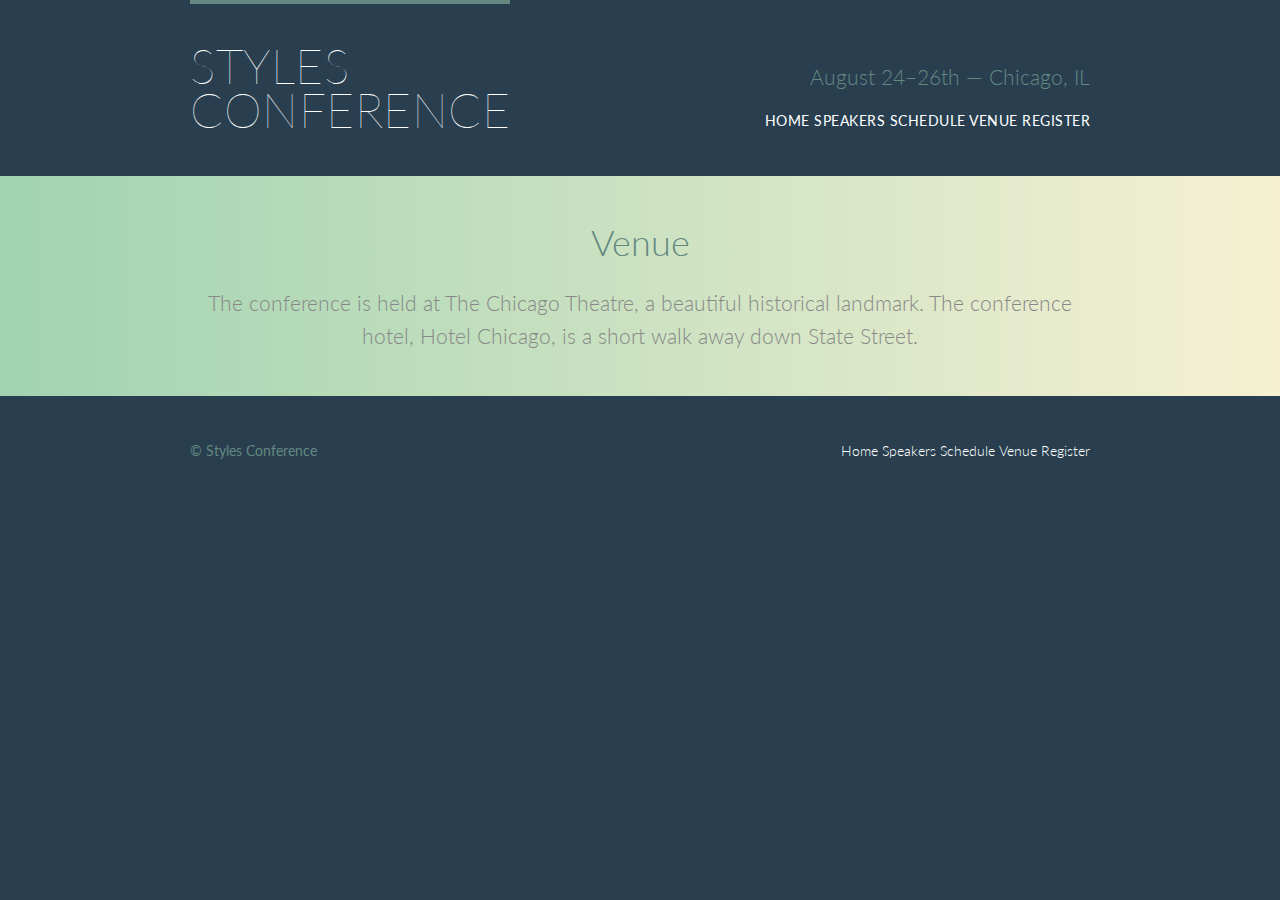
<file: venue.html>
<!DOCTYPE html>
<html lang="en">

  <head>
    <meta charset="utf-8">
    <title>Venue - Styles Conference</title>
    <link rel="stylesheet" href="assets/stylesheets/main.css">
    <link rel="stylesheet" href="http://fonts.googleapis.com/css?family=Lato:100,300,400">
  </head>

  <body>

    <!-- Header -->

    <header class="primary-header container group">

      <h1 class="logo">
        <a href="index.html">Styles <br> Conference</a>
      </h1>

      <h3 class="tagline">August 24&ndash;26th &mdash; Chicago, IL</h3>

      <nav class="nav primary-nav">
        <a href="index.html">Home</a>
        <a href="speakers.html">Speakers</a>
        <a href="schedule.html">Schedule</a>
        <a href="venue.html">Venue</a>
        <a href="register.html">Register</a>
      </nav>

    </header>

    <!-- Lead -->

    <section class="row-alt">
      <div class="lead container">

        <h1>Venue</h1>

        <p>The conference is held at The Chicago Theatre, a beautiful historical landmark. The conference hotel, Hotel Chicago, is a short walk away down State Street.</p>

      </div>
    </section>

    <!-- Footer -->

    <footer class="primary-footer container group">

      <small>&copy; Styles Conference</small>

      <nav class="nav">
        <a href="index.html">Home</a>
        <a href="speakers.html">Speakers</a>
        <a href="schedule.html">Schedule</a>
        <a href="venue.html">Venue</a>
        <a href="register.html">Register</a>
      </nav>

    </footer>

  </body>
</html>
</file>
<file: assets/stylesheets/main.css>
/* http://meyerweb.com/eric/tools/css/reset/
   v2.0 | 20110126
   License: none (public domain)
*/

html, body, div, span, applet, object, iframe,
h1, h2, h3, h4, h5, h6, p, blockquote, pre,
a, abbr, acronym, address, big, cite, code,
del, dfn, em, img, ins, kbd, q, s, samp,
small, strike, strong, sub, sup, tt, var,
b, u, i, center,
dl, dt, dd, ol, ul, li,
fieldset, form, label, legend,
table, caption, tbody, tfoot, thead, tr, th, td,
article, aside, canvas, details, embed,
figure, figcaption, footer, header, hgroup,
menu, nav, output, ruby, section, summary,
time, mark, audio, video {
  margin: 0;
  padding: 0;
  border: 0;
  font-size: 100%;
  font: inherit;
  vertical-align: baseline;
}
/* HTML5 display-role reset for older browsers */
article, aside, details, figcaption, figure,
footer, header, hgroup, menu, nav, section {
  display: block;
}
body {
  line-height: 1;
}
ol, ul {
  list-style: none;
}
blockquote, q {
  quotes: none;
}
blockquote:before, blockquote:after,
q:before, q:after {
  content: '';
  content: none;
}
table {
  border-collapse: collapse;
  border-spacing: 0;
}

/*
  ========================================
  Custom styles
  ========================================
*/

body {
  background: #293f50;
  color: #888;
  font: 300 16px/22px "Lato", "Open Sans", "Helvetica Neue", Helvetica, Arial, sans-serif;
}

/*
  ========================================
  Grid
  ========================================
*/

*,
*:before,
*:after {
  -webkit-box-sizing: border-box;
     -moz-box-sizing: border-box;
          box-sizing: border-box;
}
.container,
.grid {
  margin: 0 auto;
  width: 960px;
}
.container {
  padding-left: 30px;
  padding-right: 30px;
}
.grid,
.col-1-3,
.col-2-3 {
  padding-left: 15px;
  padding-right: 15px;
}
.col-1-3,
.col-2-3  {
  display: inline-block;
  vertical-align: top;
}
.col-1-3 {
  width: 33.33%;
}
.col-2-3 {
  width: 66.66%;
}

/*
  ========================================
  Clearfix
  ========================================
*/

.group:before,
.group:after {
  content: "";
  display: table;
}
.group:after {
  clear: both;
}
.group {
  clear: both;
  *zoom: 1;
}

/*
  ========================================
  Rows
  ========================================
*/

.row,
.row-alt {
  min-width: 960px;
}
.row {
  background: #fff;
  padding: 66px 0 44px 0;
}
.row-alt {
  background: #cbe2c1;
  background: -webkit-linear-gradient(to right, #a1d3b0, #f6f1d3);
  background:    -moz-linear-gradient(to right, #a1d3b0, #f6f1d3);
  background:         linear-gradient(to right, #a1d3b0, #f6f1d3);
  padding: 44px 0 22px 0;
}

/*
  ========================================
  Typography
  ========================================
*/

h1, h2, h3, h4 {
  color: #648880;
}
h1, h3, h4, h5, p {
  margin-bottom: 22px;
}
h1 {
  font-size: 36px;
  line-height: 44px;
}
h2 {
  font-size: 24px;
  line-height: 44px;
}
h3 {
  font-size: 21px;
}
h4 {
  font-size: 18px;
}
h5 {
  color: #a9b2b9;
  font-size: 14px;
  font-weight: 400;
  text-transform: uppercase;
}
strong {
  font-weight: 400;
}
cite,
em {
  font-style: italic;
}

/*
  ========================================
  Leads
  ========================================
*/

.lead {
  text-align: center;
}
.lead p {
  font-size: 21px;
  line-height: 33px;
}

/*
  ========================================
  Links
  ========================================
*/

a {
  color: #648880;
  text-decoration: none;
}
a:hover {
  color: #a9b2b9;
}
p a {
  border-bottom: 1px solid #dfe2e5;
}
.primary-header a,
.primary-footer a {
  color: #fff;
}
.primary-header a:hover,
.primary-footer a:hover {
  color: #648880;
}

/*
  ========================================
  Buttons
  ========================================
*/

.btn {
  border-radius: 5px;
  color: #fff;
  cursor: pointer;
  display: inline-block;
  font-weight: 400;
  letter-spacing: .5px;
  margin: 0;
  text-transform: uppercase;
}
.btn-alt {
  border: 1px solid #fff;
  padding: 10px 30px;
}
.btn-alt:hover {
  background: #fff;
  color: #648880;
}

/*
  ========================================
  Primary header
  ========================================
*/

.logo {
  border-top: 4px solid #648880;
  float: left;
  font-size: 48px;
  font-weight: 100;
  letter-spacing: .5px;
  line-height: 44px;
  padding: 40px 0 22px 0;
  text-transform: uppercase;
}
.tagline {
  margin: 66px 0 22px 0;
  text-align: right;
}
.primary-nav {
  font-size: 14px;
  font-weight: 400;
  letter-spacing: .5px;
  text-transform: uppercase;
}

/*
  ========================================
  Primary footer
  ========================================
*/

.primary-footer {
  color: #648880;
  font-size: 14px;
  padding-bottom: 44px;
  padding-top: 44px;
}
.primary-footer small {
  float: left;
  font-weight: 400;
}

/*
  ========================================
  Navigation
  ========================================
*/

.nav {
  text-align: right;
}
.nav li {
  display: inline-block;
  margin: 0 10px;
  vertical-align: top;
}
.nav li:last-child {
  margin-right: 0;
}

/*
  ========================================
  Home
  ========================================
*/

.hero {
  color: #fff;
  line-height: 44px;
  padding: 22px 80px 66px 80px;
  text-align: center;
}
.hero h2 {
  font-size: 36px;
}
.hero p {
  font-size: 24px;
  font-weight: 100;
}
.teaser a:hover h3 {
  color: #a9b2b9;
}
.teaser img {
  border-radius: 5px;
  display: block;
  margin-bottom: 22px;
  max-width: 100%
}

/*
  ========================================
  Speakers
  ========================================
*/

.speaker {
  margin-bottom: 44px;
}
.speaker-info {
  border: 1px solid #dfe2e5;
  border-radius: 5px;
  margin-top: 88px;
  padding-bottom: 22px;
  text-align: center;
}
.speaker-info img {
  border-radius: 50%;
  height: 130px;
  margin: -66px 0 22px 0;
  vertical-align: top;
}

/*
  ========================================
  Venue
  ========================================
*/

.venue-theatre {
  margin-bottom: 66px;
}
.venue-hotel {
  margin-bottom: 22px;
}
.venue-map {
  height: 264px;
}
</file>
